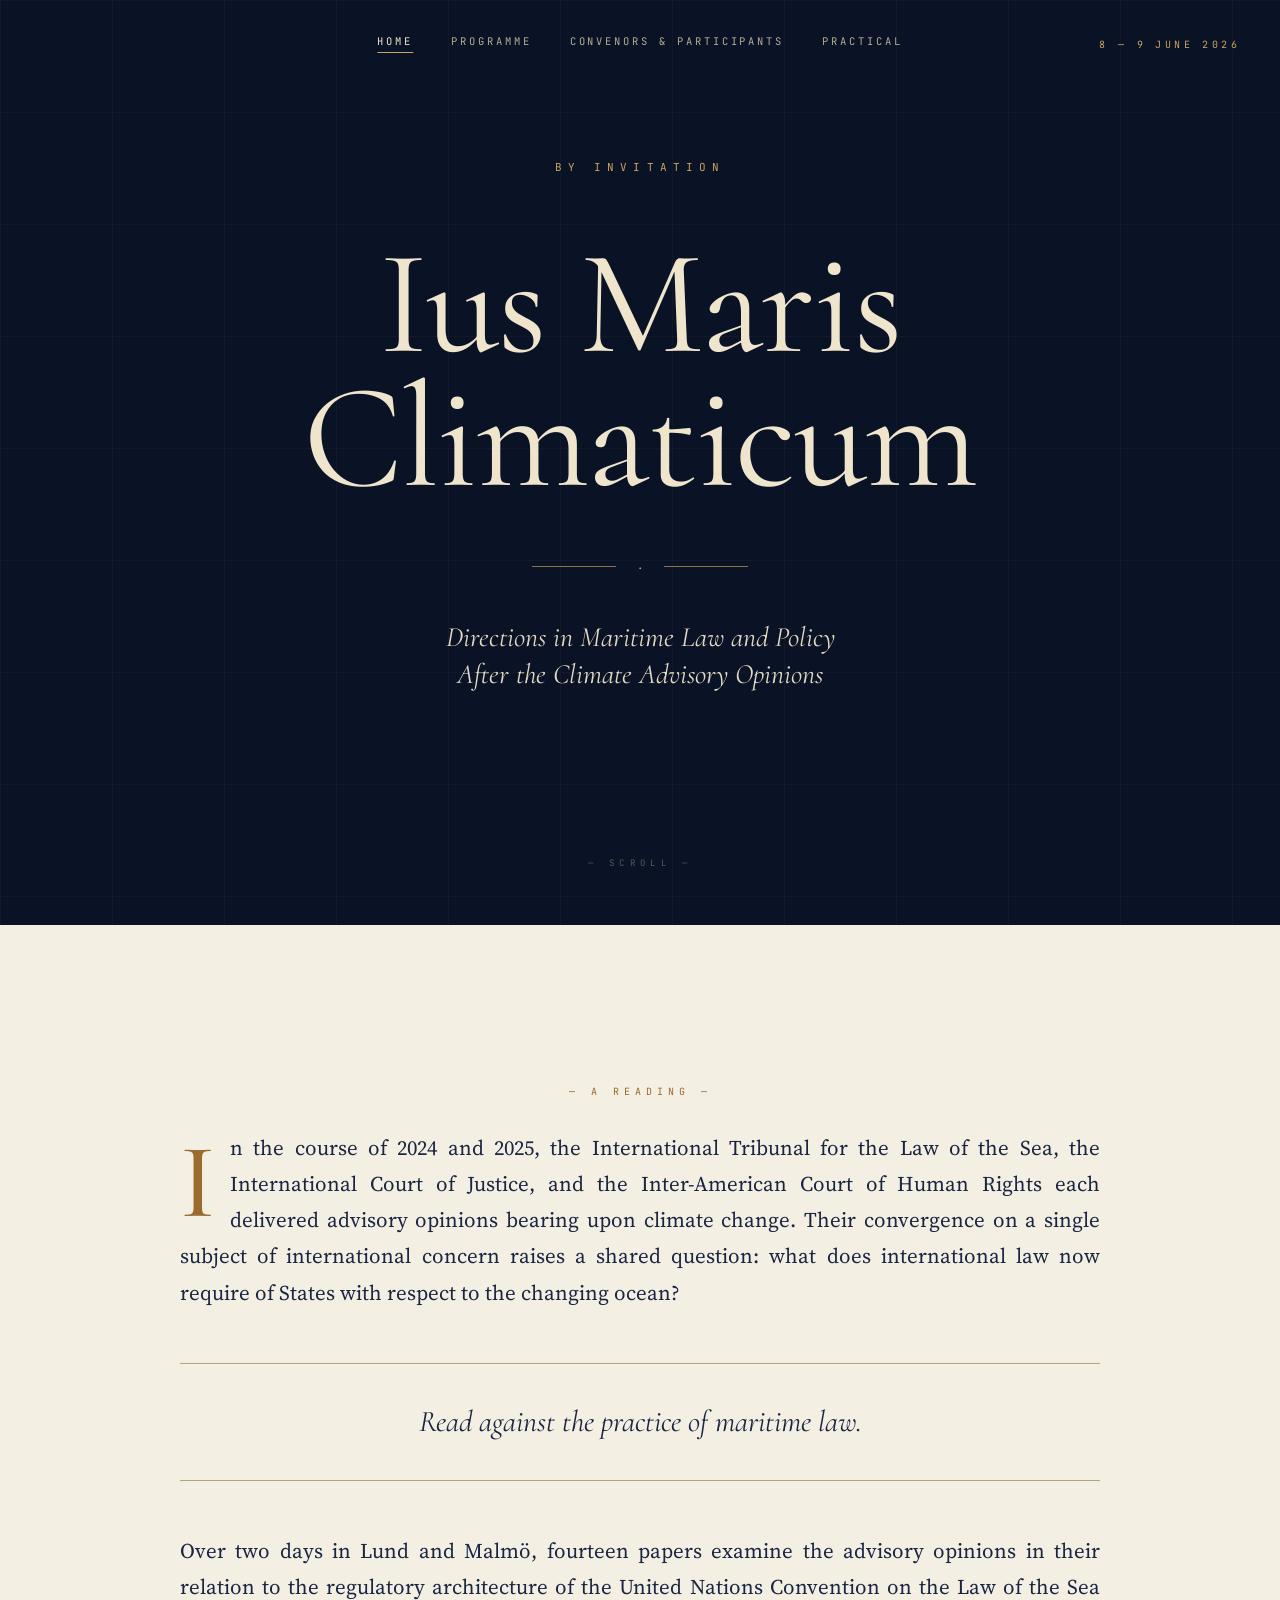
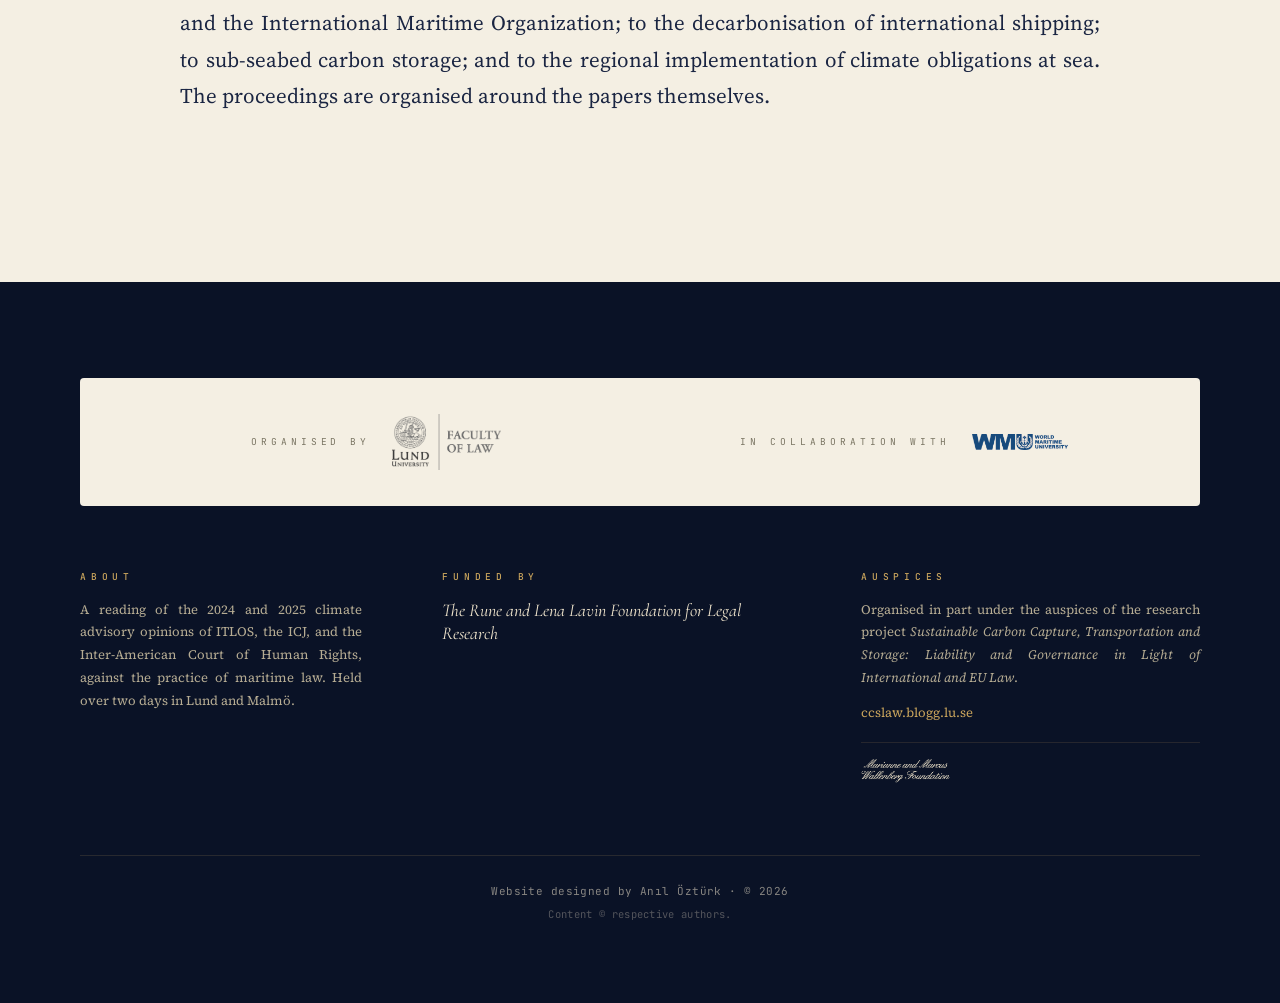
<file: index.html>
<!DOCTYPE html>
<html lang="en">
<head>
<meta charset="UTF-8">
<meta name="viewport" content="width=device-width, initial-scale=1">
<title>Ius Maris Climaticum</title>
<meta name="description" content="A closed reading of the 2024 and 2025 climate advisory opinions, against the practice of maritime law. Lund and Malmö, 8–9 June 2026.">
<link rel="preconnect" href="https://fonts.googleapis.com">
<link rel="preconnect" href="https://fonts.gstatic.com" crossorigin>
<link href="https://fonts.googleapis.com/css2?family=Cormorant:ital,wght@0,300..700;1,300..700&family=Source+Serif+4:ital,opsz,wght@0,8..60,300..700;1,8..60,300..700&family=JetBrains+Mono:wght@300;400;500&display=swap" rel="stylesheet">
<link rel="stylesheet" href="style.css">
</head>
<body>

<!-- ================ HERO ================ -->
<div class="hero-wrap">
  <div class="corner tr">8 — 9 June 2026</div>
  <nav class="nav">
    <a href="index.html" class="active">Home</a>
    <a href="programme.html">Programme</a>
    <a href="participants.html">Convenors &amp; Participants</a>
    <a href="practical.html">Practical</a>
  </nav>

  <section class="hero">
    <div class="hero-eyebrow">By Invitation</div>
    <h1 class="hero-title">Ius Maris<br>Climaticum</h1>
    <div class="hero-rule-row">
      <div class="line"></div>
      <div class="symbol">·</div>
      <div class="line"></div>
    </div>
    <div class="hero-subtitle">Directions in Maritime Law and Policy<br>After the Climate Advisory Opinions</div>
    <div class="scroll-hint">— scroll —</div>
  </section>
</div>

<!-- ================ LEDE ================ -->
<section class="body-section">
  <div class="body-inner">
    <div class="section-label">— a reading —</div>
    <div class="lede">
      <p><span class="dropcap">I</span>n the course of 2024 and 2025, the International Tribunal for the Law of the Sea, the International Court of Justice, and the Inter-American Court of Human Rights each delivered advisory opinions bearing upon climate change. Their convergence on a single subject of international concern raises a shared question: what does international law now require of States with respect to the changing ocean?</p>
      <div class="pull">Read against the practice of maritime law.</div>
      <p>Over two days in Lund and Malmö, fourteen papers examine the advisory opinions in their relation to the regulatory architecture of the United Nations Convention on the Law of the Sea and the International Maritime Organization; to the decarbonisation of international shipping; to sub-seabed carbon storage; and to the regional implementation of climate obligations at sea. The proceedings are organised around the papers themselves.</p>
    </div>
  </div>
</section>

<!-- ================ FOOTER ================ -->
<footer>
  <div class="footer-logos">
    <div class="footer-logo-cell">
      <span class="role">Organised by</span>
      <img class="logo-lu" src="assets/lu-jurfak.png" alt="Faculty of Law, Lund University">
    </div>
    <div class="footer-logo-cell right">
      <span class="role">In collaboration with</span>
      <img class="logo-wmu" src="assets/wmu-logo.png" alt="World Maritime University, Malmö">
    </div>
  </div>

  <div class="footer-grid">
    <div class="footer-col">
      <h4>About</h4>
      <p>A reading of the 2024 and 2025 climate advisory opinions of ITLOS, the ICJ, and the Inter-American Court of Human Rights, against the practice of maritime law. Held over two days in Lund and Malmö.</p>
    </div>
    <div class="footer-col">
      <h4>Funded by</h4>
      <span class="funder-name">The Rune and Lena Lavin Foundation for Legal Research</span>
    </div>
    <div class="footer-col">
      <h4>Auspices</h4>
      <p>Organised in part under the auspices of the research project <em>Sustainable Carbon Capture, Transportation and Storage: Liability and Governance in Light of International and EU Law</em>.</p>
      <a href="https://ccslaw.blogg.lu.se">ccslaw.blogg.lu.se</a>
      <div class="mmw-inline">
        <img src="assets/mmw-logo-cream.png" alt="Marianne and Marcus Wallenberg Foundation">
      </div>
    </div>
  </div>

  <div class="footer-copyright">
    <div class="fc-design">Website designed by <a href="https://aniluozturk.com" target="_blank" rel="noopener">An&#x131;l &Ouml;zt&uuml;rk</a> &middot; &copy; 2026</div>
    <div class="fc-content">Content &copy; respective authors.</div>
  </div>
</footer>

</body>
</html>
</file>
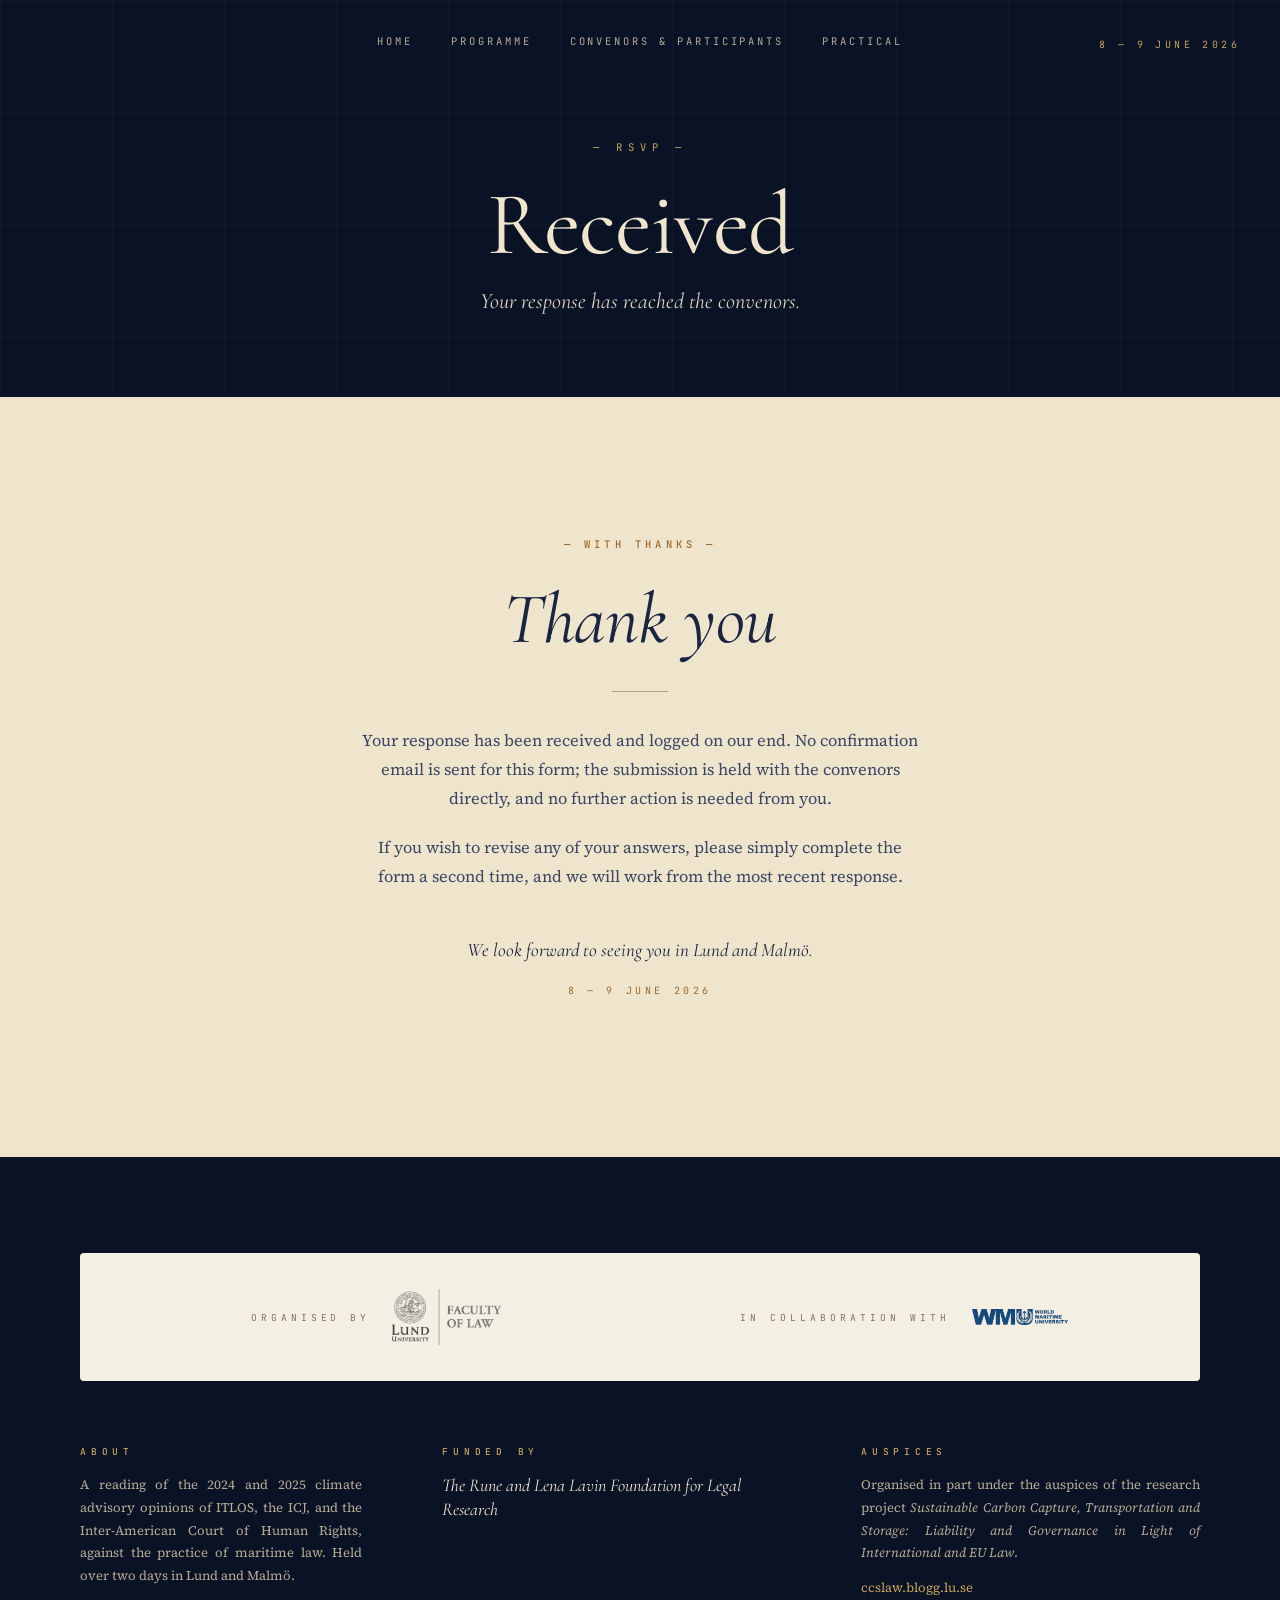
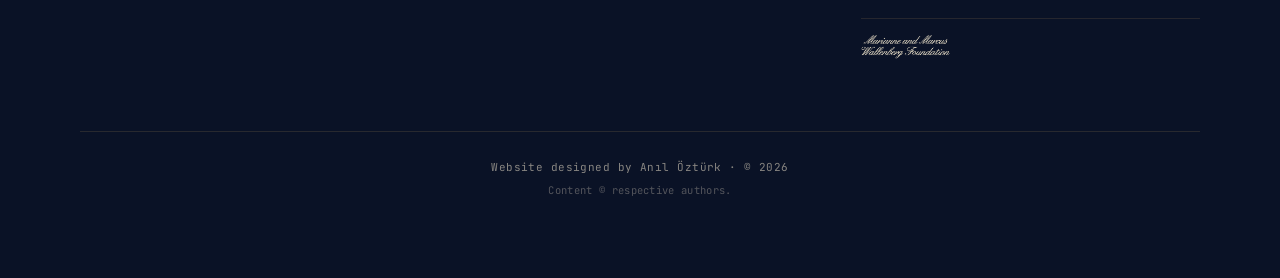
<file: imc-3e7d4b9a.html>
<!DOCTYPE html>
<html lang="en">
<head>
<meta charset="UTF-8">
<meta name="viewport" content="width=device-width, initial-scale=1">
<title>Thank you · Ius Maris Climaticum</title>
<meta name="robots" content="noindex, nofollow">
<link rel="preconnect" href="https://fonts.googleapis.com">
<link rel="preconnect" href="https://fonts.gstatic.com" crossorigin>
<link href="https://fonts.googleapis.com/css2?family=Cormorant:ital,wght@0,300..700;1,300..700&family=Source+Serif+4:ital,opsz,wght@0,8..60,300..700;1,8..60,300..700&family=JetBrains+Mono:wght@300;400;500&display=swap" rel="stylesheet">
<link rel="stylesheet" href="style.css">
<style>
  .ty-section {
    background: var(--paper-cool);
    padding: 140px 40px 160px;
    min-height: 60vh;
    display: flex;
    align-items: center;
  }
  .ty-inner {
    max-width: 560px;
    margin: 0 auto;
    text-align: center;
  }
  .ty-eyebrow {
    font-family: 'JetBrains Mono', monospace;
    font-size: 10.5px;
    letter-spacing: 0.4em;
    text-transform: uppercase;
    color: var(--accent);
    margin: 0 0 32px 0;
    font-weight: 500;
  }
  .ty-title {
    font-family: 'Cormorant', serif;
    font-style: italic;
    font-weight: 400;
    font-size: clamp(48px, 7vw, 72px);
    color: var(--ink-warm);
    margin: 0 0 36px 0;
    line-height: 1;
    letter-spacing: -0.005em;
  }
  .ty-rule {
    width: 56px;
    height: 0.5px;
    background: var(--rule);
    margin: 0 auto 36px;
  }
  .ty-body {
    font-family: 'Source Serif 4', serif;
    font-size: 16.5px;
    line-height: 1.75;
    color: var(--ink-soft);
    margin: 0 0 20px 0;
    text-wrap: pretty;
    -webkit-text-wrap: pretty;
  }
  .ty-body:last-child {
    margin-bottom: 0;
  }
  .ty-closing {
    font-family: 'Cormorant', serif;
    font-style: italic;
    font-size: 19px;
    color: var(--ink-warm);
    margin-top: 44px;
    line-height: 1.5;
  }
  .ty-meta {
    font-family: 'JetBrains Mono', monospace;
    font-size: 10px;
    letter-spacing: 0.36em;
    text-transform: uppercase;
    color: var(--accent);
    margin-top: 20px;
  }
</style>
</head>
<body>

<header class="page-header">
  <div class="corner tr">8 — 9 June 2026</div>
  <nav class="nav">
    <a href="index.html">Home</a>
    <a href="programme.html">Programme</a>
    <a href="participants.html">Convenors &amp; Participants</a>
    <a href="practical.html">Practical</a>
  </nav>
  <div class="ph-inner">
    <div class="ph-eyebrow">— RSVP —</div>
    <h1 class="ph-title">Received</h1>
    <p class="ph-sub">Your response has reached the convenors.</p>
  </div>
</header>

<section class="ty-section">
  <div class="ty-inner">
    <div class="ty-eyebrow">— With thanks —</div>
    <h2 class="ty-title">Thank you</h2>
    <div class="ty-rule"></div>
    <p class="ty-body">
      Your response has been received and logged on our end. No confirmation email is sent for this form; the submission is held with the convenors directly, and no further action is needed from you.
    </p>
    <p class="ty-body">
      If you wish to revise any of your answers, please simply complete the form a second time, and we will work from the most recent response.
    </p>
    <p class="ty-closing">
      We look forward to seeing you in Lund and Malmö.
    </p>
    <div class="ty-meta">8 — 9 June 2026</div>
  </div>
</section>

<footer>
  <div class="footer-logos">
    <div class="footer-logo-cell">
      <span class="role">Organised by</span>
      <img class="logo-lu" src="assets/lu-jurfak.png" alt="Faculty of Law, Lund University">
    </div>
    <div class="footer-logo-cell right">
      <span class="role">In collaboration with</span>
      <img class="logo-wmu" src="assets/wmu-logo.png" alt="World Maritime University, Malmö">
    </div>
  </div>

  <div class="footer-grid">
    <div class="footer-col">
      <h4>About</h4>
      <p>A reading of the 2024 and 2025 climate advisory opinions of ITLOS, the ICJ, and the Inter-American Court of Human Rights, against the practice of maritime law. Held over two days in Lund and Malmö.</p>
    </div>
    <div class="footer-col">
      <h4>Funded by</h4>
      <span class="funder-name">The Rune and Lena Lavin Foundation for Legal Research</span>
    </div>
    <div class="footer-col">
      <h4>Auspices</h4>
      <p>Organised in part under the auspices of the research project <em>Sustainable Carbon Capture, Transportation and Storage: Liability and Governance in Light of International and EU Law</em>.</p>
      <a href="https://ccslaw.blogg.lu.se">ccslaw.blogg.lu.se</a>
      <div class="mmw-inline">
        <img src="assets/mmw-logo-cream.png" alt="Marianne and Marcus Wallenberg Foundation">
      </div>
    </div>
  </div>

  <div class="footer-copyright">
    <div class="fc-design">Website designed by <a href="https://aniluozturk.com" target="_blank" rel="noopener">An&#x131;l &Ouml;zt&uuml;rk</a> &middot; &copy; 2026</div>
    <div class="fc-content">Content &copy; respective authors.</div>
  </div>
</footer>

</body>
</html>
</file>
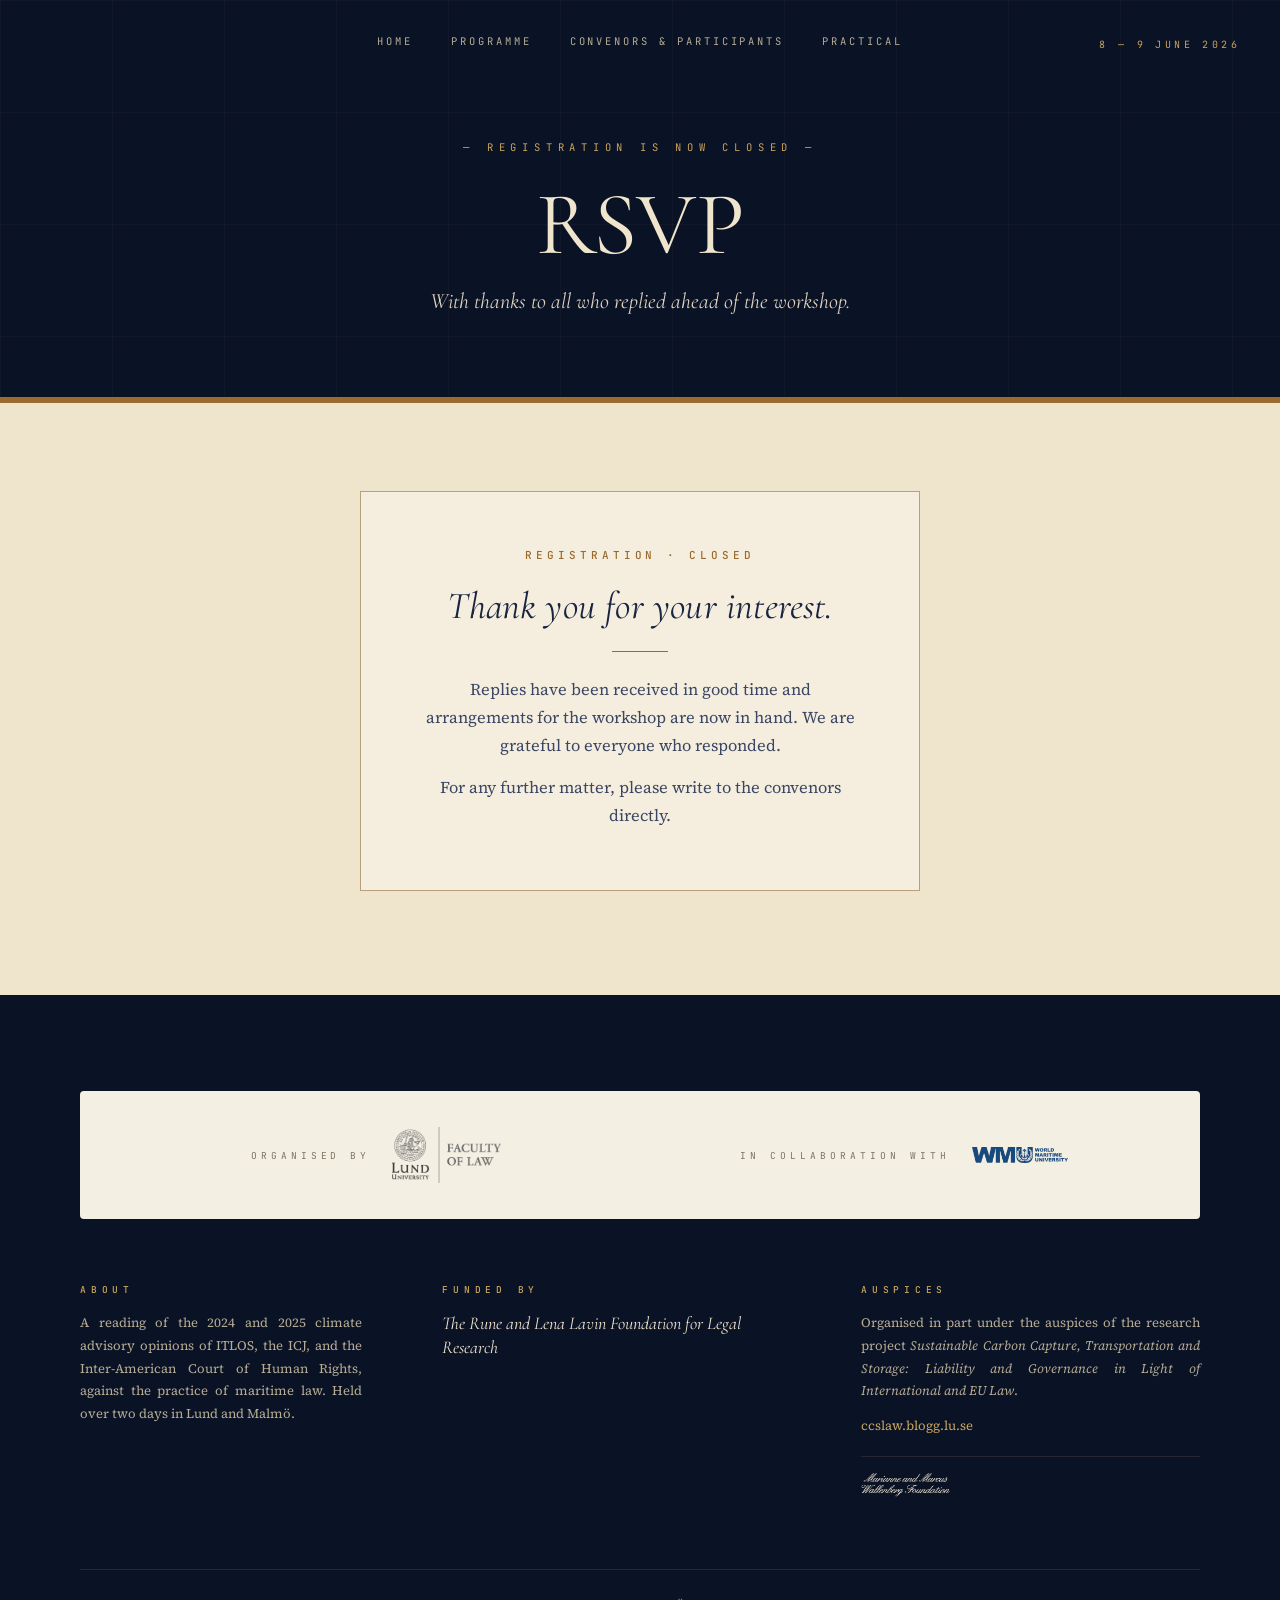
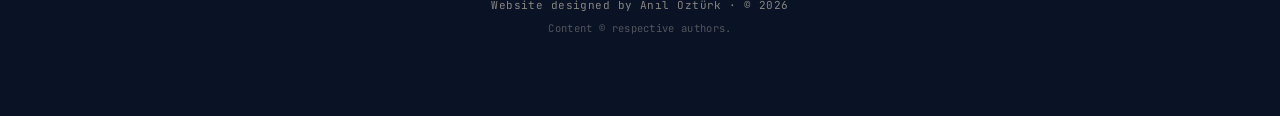
<file: imc-7a3f9b2c.html>
<!DOCTYPE html>
<html lang="en">
<head>
<meta charset="UTF-8">
<meta name="viewport" content="width=device-width, initial-scale=1">
<title>RSVP · Ius Maris Climaticum</title>
<meta name="robots" content="noindex, nofollow">
<link rel="preconnect" href="https://fonts.googleapis.com">
<link rel="preconnect" href="https://fonts.gstatic.com" crossorigin>
<link href="https://fonts.googleapis.com/css2?family=Cormorant:ital,wght@0,300..700;1,300..700&family=Source+Serif+4:ital,opsz,wght@0,8..60,300..700;1,8..60,300..700&family=JetBrains+Mono:wght@300;400;500&display=swap" rel="stylesheet">
<link rel="stylesheet" href="style.css">
<style>
  .rsvp-section {
    background: var(--paper-cool);
    padding: 64px 40px 96px;
    border-top: 6px solid #9A6A2E;
  }
  .rsvp-inner {
    max-width: 660px;
    margin: 0 auto;
  }
  .rsvp-intro {
    font-family: 'Source Serif 4', serif;
    font-size: 16.5px;
    line-height: 1.7;
    color: var(--ink-soft);
    margin: 0 0 18px 0;
    text-align: justify;
    hyphens: auto;
    -webkit-hyphens: auto;
  }
  .rsvp-intro:last-of-type {
    margin-bottom: 56px;
  }
  .rsvp-form {
    display: flex;
    flex-direction: column;
    gap: 36px;
  }
  .rsvp-form .field {
    display: flex;
    flex-direction: column;
    gap: 10px;
  }
  .rsvp-form .field-num {
    font-family: 'JetBrains Mono', monospace;
    font-size: 10px;
    letter-spacing: 0.36em;
    color: var(--accent);
    margin: 0 0 6px 0;
    font-weight: 500;
  }
  .rsvp-form .field-label {
    font-family: 'Cormorant', serif;
    font-style: italic;
    font-weight: 400;
    font-size: 21px;
    color: var(--ink-warm);
    margin: 0;
    line-height: 1.35;
    letter-spacing: 0.005em;
  }
  .rsvp-form .field-label .opt {
    font-family: 'Source Serif 4', serif;
    font-style: italic;
    font-size: 13.5px;
    color: var(--ink-soft);
    margin-left: 10px;
    letter-spacing: 0;
  }
  .rsvp-form .field-help {
    font-family: 'Source Serif 4', serif;
    font-style: italic;
    font-size: 14.5px;
    color: var(--ink-soft);
    margin: 0;
    line-height: 1.55;
  }
  .rsvp-form input[type="text"],
  .rsvp-form input[type="email"],
  .rsvp-form textarea,
  .rsvp-form select {
    background: transparent;
    border: 0;
    border-bottom: 0.5px solid var(--rule);
    padding: 12px 0;
    font-family: 'Source Serif 4', serif;
    font-size: 17px;
    color: var(--ink-warm);
    width: 100%;
    transition: border-color 0.2s;
    border-radius: 0;
    margin-top: 4px;
  }
  .rsvp-form select {
    appearance: none;
    -webkit-appearance: none;
    background-image: url("data:image/svg+xml;utf8,<svg xmlns='http://www.w3.org/2000/svg' width='12' height='8' viewBox='0 0 12 8'><path fill='none' stroke='%239A6A2E' stroke-width='1' d='M1 1l5 5 5-5'/></svg>");
    background-repeat: no-repeat;
    background-position: right 4px center;
    padding-right: 24px;
    cursor: pointer;
  }
  .rsvp-form input:focus,
  .rsvp-form textarea:focus,
  .rsvp-form select:focus {
    outline: none;
    border-bottom-color: var(--accent);
  }
  .rsvp-form textarea {
    resize: vertical;
    min-height: 64px;
  }
  .submit-row {
    margin-top: 16px;
    padding-top: 28px;
    border-top: 0.5px solid var(--rule);
    text-align: center;
  }
  .rsvp-form button {
    background: var(--ink-warm);
    color: var(--paper-cool);
    border: 0;
    padding: 18px 72px;
    cursor: pointer;
    font-family: 'JetBrains Mono', monospace;
    font-weight: 500;
    font-size: 13px;
    letter-spacing: 0.32em;
    text-transform: uppercase;
    transition: background 0.2s;
  }
  .rsvp-form button:hover {
    background: var(--accent);
  }
  @media (max-width: 640px) {
    .rsvp-section {
      padding: 48px 24px 80px;
    }
    .rsvp-form .field-label {
      font-size: 18px;
      line-height: 1.3;
    }
    .rsvp-form button {
      width: 100%;
      padding: 20px;
    }
  }

  /* Closed-state notice */
  .closed-notice {
    max-width: 560px;
    margin: 24px auto 8px;
    text-align: center;
    padding: 56px 32px 60px;
    border: 0.5px solid var(--rule);
    background: rgba(255, 255, 255, 0.35);
  }
  .closed-eyebrow {
    font-family: 'JetBrains Mono', monospace;
    font-size: 11px;
    letter-spacing: 0.36em;
    text-transform: uppercase;
    color: #9A6A2E;
    margin: 0 0 22px 0;
    font-weight: 500;
  }
  .closed-title {
    font-family: 'Cormorant', serif;
    font-style: italic;
    font-weight: 400;
    font-size: 38px;
    line-height: 1.2;
    color: var(--ink-warm);
    margin: 0 0 6px 0;
    letter-spacing: 0.005em;
  }
  .closed-rule {
    width: 56px;
    height: 0.5px;
    background: #9A6A2E;
    margin: 22px auto 24px;
    border: 0;
  }
  .closed-body {
    font-family: 'Source Serif 4', serif;
    font-size: 16.5px;
    line-height: 1.7;
    color: var(--ink-soft);
    margin: 0 auto;
    max-width: 440px;
  }
  .closed-body + .closed-body {
    margin-top: 14px;
  }
  @media (max-width: 640px) {
    .closed-notice { padding: 44px 22px 48px; }
    .closed-title { font-size: 30px; }
    .closed-body { font-size: 15.5px; }
  }
</style>
</head>
<body>

<header class="page-header">
  <div class="corner tr">8 — 9 June 2026</div>
  <nav class="nav">
    <a href="index.html">Home</a>
    <a href="programme.html">Programme</a>
    <a href="participants.html">Convenors &amp; Participants</a>
    <a href="practical.html">Practical</a>
  </nav>
  <div class="ph-inner">
    <div class="ph-eyebrow">— Registration is Now Closed —</div>
    <h1 class="ph-title">RSVP</h1>
    <p class="ph-sub">With thanks to all who replied ahead of the workshop.</p>
  </div>
</header>

<section class="rsvp-section">
  <div class="rsvp-inner">

    <div class="closed-notice">
      <div class="closed-eyebrow">Registration · Closed</div>
      <h2 class="closed-title">Thank you for your interest.</h2>
      <hr class="closed-rule">
      <p class="closed-body">Replies have been received in good time and arrangements for the workshop are now in hand. We are grateful to everyone who responded.</p>
      <p class="closed-body">For any further matter, please write to the convenors directly.</p>
    </div>

  </div>
</section>

<footer>
  <div class="footer-logos">
    <div class="footer-logo-cell">
      <span class="role">Organised by</span>
      <img class="logo-lu" src="assets/lu-jurfak.png" alt="Faculty of Law, Lund University">
    </div>
    <div class="footer-logo-cell right">
      <span class="role">In collaboration with</span>
      <img class="logo-wmu" src="assets/wmu-logo.png" alt="World Maritime University, Malmö">
    </div>
  </div>

  <div class="footer-grid">
    <div class="footer-col">
      <h4>About</h4>
      <p>A reading of the 2024 and 2025 climate advisory opinions of ITLOS, the ICJ, and the Inter-American Court of Human Rights, against the practice of maritime law. Held over two days in Lund and Malmö.</p>
    </div>
    <div class="footer-col">
      <h4>Funded by</h4>
      <span class="funder-name">The Rune and Lena Lavin Foundation for Legal Research</span>
    </div>
    <div class="footer-col">
      <h4>Auspices</h4>
      <p>Organised in part under the auspices of the research project <em>Sustainable Carbon Capture, Transportation and Storage: Liability and Governance in Light of International and EU Law</em>.</p>
      <a href="https://ccslaw.blogg.lu.se">ccslaw.blogg.lu.se</a>
      <div class="mmw-inline">
        <img src="assets/mmw-logo-cream.png" alt="Marianne and Marcus Wallenberg Foundation">
      </div>
    </div>
  </div>

  <div class="footer-copyright">
    <div class="fc-design">Website designed by <a href="https://aniluozturk.com" target="_blank" rel="noopener">An&#x131;l &Ouml;zt&uuml;rk</a> &middot; &copy; 2026</div>
    <div class="fc-content">Content &copy; respective authors.</div>
  </div>
</footer>

</body>
</html>
</file>
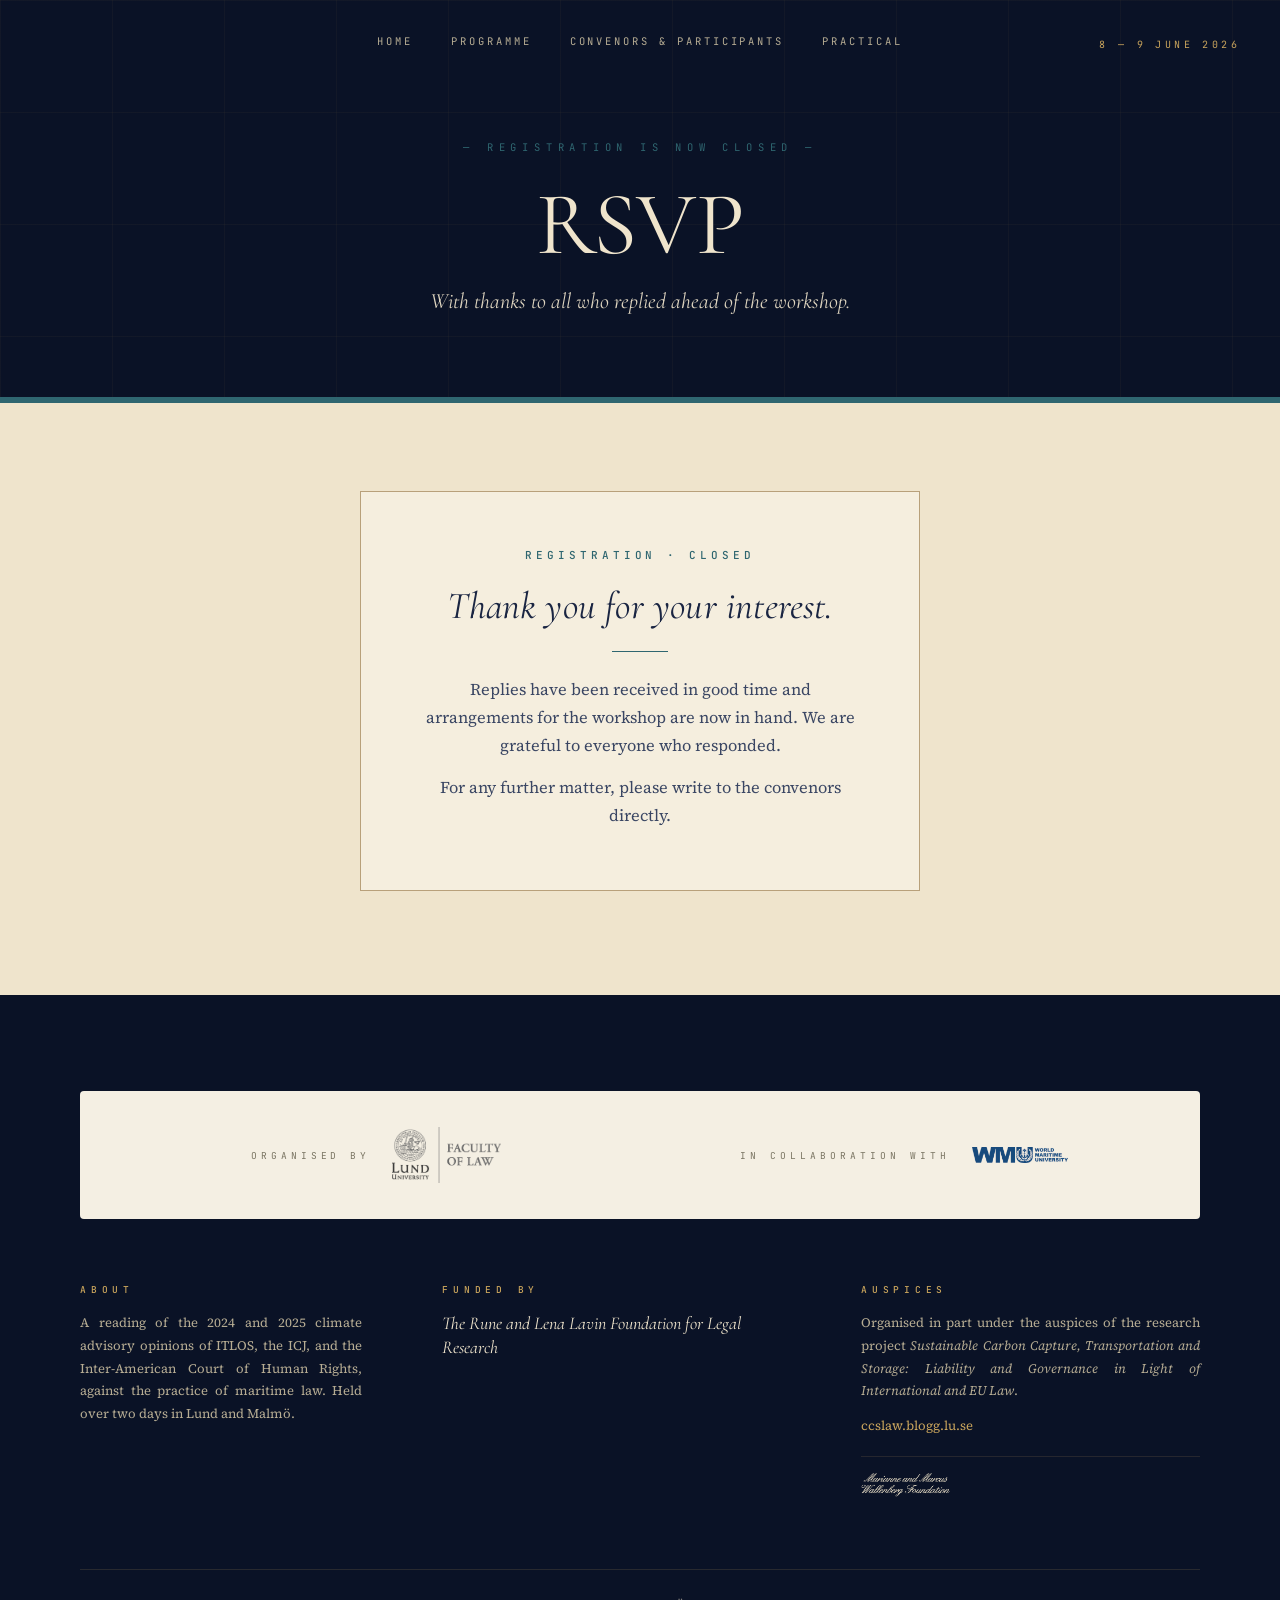
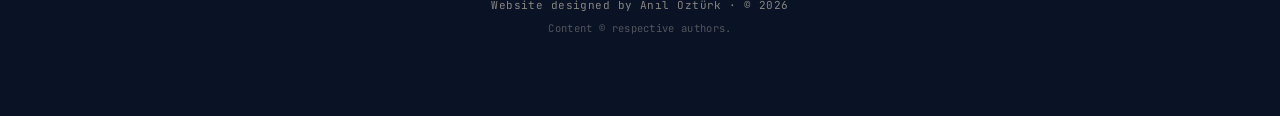
<file: imc-c8d2e1f4.html>
<!DOCTYPE html>
<html lang="en">
<head>
<meta charset="UTF-8">
<meta name="viewport" content="width=device-width, initial-scale=1">
<title>RSVP · Ius Maris Climaticum</title>
<meta name="robots" content="noindex, nofollow">
<link rel="preconnect" href="https://fonts.googleapis.com">
<link rel="preconnect" href="https://fonts.gstatic.com" crossorigin>
<link href="https://fonts.googleapis.com/css2?family=Cormorant:ital,wght@0,300..700;1,300..700&family=Source+Serif+4:ital,opsz,wght@0,8..60,300..700;1,8..60,300..700&family=JetBrains+Mono:wght@300;400;500&display=swap" rel="stylesheet">
<link rel="stylesheet" href="style.css">
<style>
  .rsvp-section {
    background: var(--paper-cool);
    padding: 64px 40px 96px;
    border-top: 6px solid #2F6670;
  }
  .notice {
    text-decoration: underline;
    text-decoration-color: #2F6670;
    text-decoration-thickness: 1.5px;
    text-underline-offset: 4px;
    font-weight: 500;
    color: var(--ink-warm);
  }
  .rsvp-inner {
    max-width: 660px;
    margin: 0 auto;
  }
  .rsvp-intro {
    font-family: 'Source Serif 4', serif;
    font-size: 16.5px;
    line-height: 1.7;
    color: var(--ink-soft);
    margin: 0 0 18px 0;
    text-align: justify;
    hyphens: auto;
    -webkit-hyphens: auto;
  }
  .rsvp-intro:last-of-type {
    margin-bottom: 56px;
  }
  .rsvp-form {
    display: flex;
    flex-direction: column;
    gap: 36px;
  }
  .rsvp-form .field {
    display: flex;
    flex-direction: column;
    gap: 10px;
  }
  .rsvp-form .field-num {
    font-family: 'JetBrains Mono', monospace;
    font-size: 10px;
    letter-spacing: 0.36em;
    color: #2F6670;
    margin: 0 0 6px 0;
    font-weight: 500;
  }
  .rsvp-form .field-label {
    font-family: 'Cormorant', serif;
    font-style: italic;
    font-weight: 400;
    font-size: 21px;
    color: var(--ink-warm);
    margin: 0;
    line-height: 1.35;
    letter-spacing: 0.005em;
  }
  .rsvp-form .field-label .opt {
    font-family: 'Source Serif 4', serif;
    font-style: italic;
    font-size: 13.5px;
    color: var(--ink-soft);
    margin-left: 10px;
    letter-spacing: 0;
  }
  .rsvp-form .field-help {
    font-family: 'Source Serif 4', serif;
    font-style: italic;
    font-size: 14.5px;
    color: var(--ink-soft);
    margin: 0;
    line-height: 1.55;
  }
  .rsvp-form input[type="text"],
  .rsvp-form input[type="email"],
  .rsvp-form textarea,
  .rsvp-form select {
    background: transparent;
    border: 0;
    border-bottom: 0.5px solid var(--rule);
    padding: 12px 0;
    font-family: 'Source Serif 4', serif;
    font-size: 17px;
    color: var(--ink-warm);
    width: 100%;
    transition: border-color 0.2s;
    border-radius: 0;
    margin-top: 4px;
  }
  .rsvp-form select {
    appearance: none;
    -webkit-appearance: none;
    background-image: url("data:image/svg+xml;utf8,<svg xmlns='http://www.w3.org/2000/svg' width='12' height='8' viewBox='0 0 12 8'><path fill='none' stroke='%232F6670' stroke-width='1' d='M1 1l5 5 5-5'/></svg>");
    background-repeat: no-repeat;
    background-position: right 4px center;
    padding-right: 24px;
    cursor: pointer;
  }
  .rsvp-form input:focus,
  .rsvp-form textarea:focus,
  .rsvp-form select:focus {
    outline: none;
    border-bottom-color: #2F6670;
  }
  .rsvp-form textarea {
    resize: vertical;
    min-height: 64px;
  }
  .submit-row {
    margin-top: 16px;
    padding-top: 28px;
    border-top: 0.5px solid var(--rule);
    text-align: center;
  }
  .rsvp-form button {
    background: var(--ink-warm);
    color: var(--paper-cool);
    border: 0;
    padding: 18px 72px;
    cursor: pointer;
    font-family: 'JetBrains Mono', monospace;
    font-weight: 500;
    font-size: 13px;
    letter-spacing: 0.32em;
    text-transform: uppercase;
    transition: background 0.2s;
  }
  .rsvp-form button:hover {
    background: #2F6670;
  }
  @media (max-width: 640px) {
    .rsvp-section {
      padding: 48px 24px 80px;
    }
    .rsvp-form .field-label {
      font-size: 18px;
      line-height: 1.3;
    }
    .rsvp-form button {
      width: 100%;
      padding: 20px;
    }
  }

  /* Closed-state notice */
  .closed-notice {
    max-width: 560px;
    margin: 24px auto 8px;
    text-align: center;
    padding: 56px 32px 60px;
    border: 0.5px solid var(--rule);
    background: rgba(255, 255, 255, 0.35);
  }
  .closed-eyebrow {
    font-family: 'JetBrains Mono', monospace;
    font-size: 11px;
    letter-spacing: 0.36em;
    text-transform: uppercase;
    color: #2F6670;
    margin: 0 0 22px 0;
    font-weight: 500;
  }
  .closed-title {
    font-family: 'Cormorant', serif;
    font-style: italic;
    font-weight: 400;
    font-size: 38px;
    line-height: 1.2;
    color: var(--ink-warm);
    margin: 0 0 6px 0;
    letter-spacing: 0.005em;
  }
  .closed-rule {
    width: 56px;
    height: 0.5px;
    background: #2F6670;
    margin: 22px auto 24px;
    border: 0;
  }
  .closed-body {
    font-family: 'Source Serif 4', serif;
    font-size: 16.5px;
    line-height: 1.7;
    color: var(--ink-soft);
    margin: 0 auto;
    max-width: 440px;
  }
  .closed-body + .closed-body {
    margin-top: 14px;
  }
  @media (max-width: 640px) {
    .closed-notice { padding: 44px 22px 48px; }
    .closed-title { font-size: 30px; }
    .closed-body { font-size: 15.5px; }
  }
</style>
</head>
<body>

<header class="page-header">
  <div class="corner tr">8 — 9 June 2026</div>
  <nav class="nav">
    <a href="index.html">Home</a>
    <a href="programme.html">Programme</a>
    <a href="participants.html">Convenors &amp; Participants</a>
    <a href="practical.html">Practical</a>
  </nav>
  <div class="ph-inner">
    <div class="ph-eyebrow" style="color: #2F6670;">— Registration is Now Closed —</div>
    <h1 class="ph-title">RSVP</h1>
    <p class="ph-sub">With thanks to all who replied ahead of the workshop.</p>
  </div>
</header>

<section class="rsvp-section">
  <div class="rsvp-inner">

    <div class="closed-notice">
      <div class="closed-eyebrow">Registration · Closed</div>
      <h2 class="closed-title">Thank you for your interest.</h2>
      <hr class="closed-rule">
      <p class="closed-body">Replies have been received in good time and arrangements for the workshop are now in hand. We are grateful to everyone who responded.</p>
      <p class="closed-body">For any further matter, please write to the convenors directly.</p>
    </div>

  </div>
</section>

<footer>
  <div class="footer-logos">
    <div class="footer-logo-cell">
      <span class="role">Organised by</span>
      <img class="logo-lu" src="assets/lu-jurfak.png" alt="Faculty of Law, Lund University">
    </div>
    <div class="footer-logo-cell right">
      <span class="role">In collaboration with</span>
      <img class="logo-wmu" src="assets/wmu-logo.png" alt="World Maritime University, Malmö">
    </div>
  </div>

  <div class="footer-grid">
    <div class="footer-col">
      <h4>About</h4>
      <p>A reading of the 2024 and 2025 climate advisory opinions of ITLOS, the ICJ, and the Inter-American Court of Human Rights, against the practice of maritime law. Held over two days in Lund and Malmö.</p>
    </div>
    <div class="footer-col">
      <h4>Funded by</h4>
      <span class="funder-name">The Rune and Lena Lavin Foundation for Legal Research</span>
    </div>
    <div class="footer-col">
      <h4>Auspices</h4>
      <p>Organised in part under the auspices of the research project <em>Sustainable Carbon Capture, Transportation and Storage: Liability and Governance in Light of International and EU Law</em>.</p>
      <a href="https://ccslaw.blogg.lu.se">ccslaw.blogg.lu.se</a>
      <div class="mmw-inline">
        <img src="assets/mmw-logo-cream.png" alt="Marianne and Marcus Wallenberg Foundation">
      </div>
    </div>
  </div>

  <div class="footer-copyright">
    <div class="fc-design">Website designed by <a href="https://aniluozturk.com" target="_blank" rel="noopener">An&#x131;l &Ouml;zt&uuml;rk</a> &middot; &copy; 2026</div>
    <div class="fc-content">Content &copy; respective authors.</div>
  </div>
</footer>

</body>
</html>
</file>
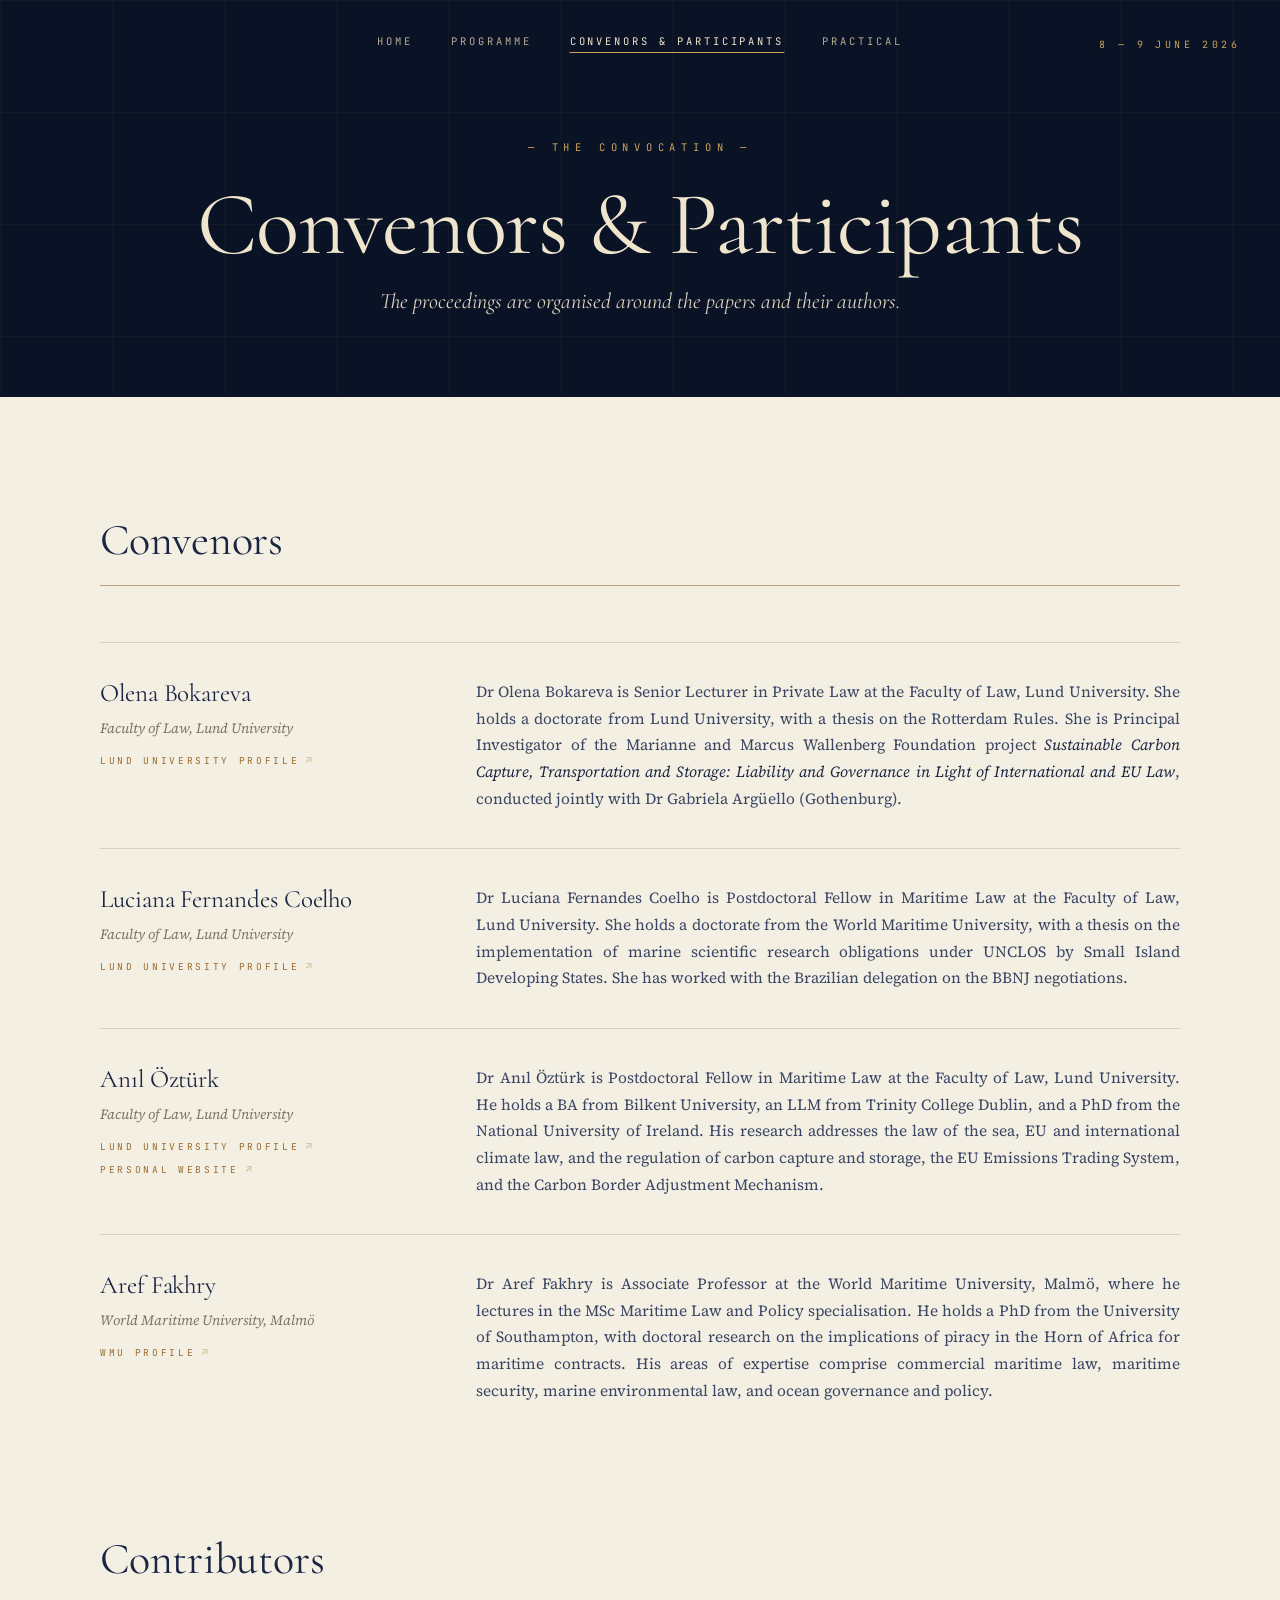
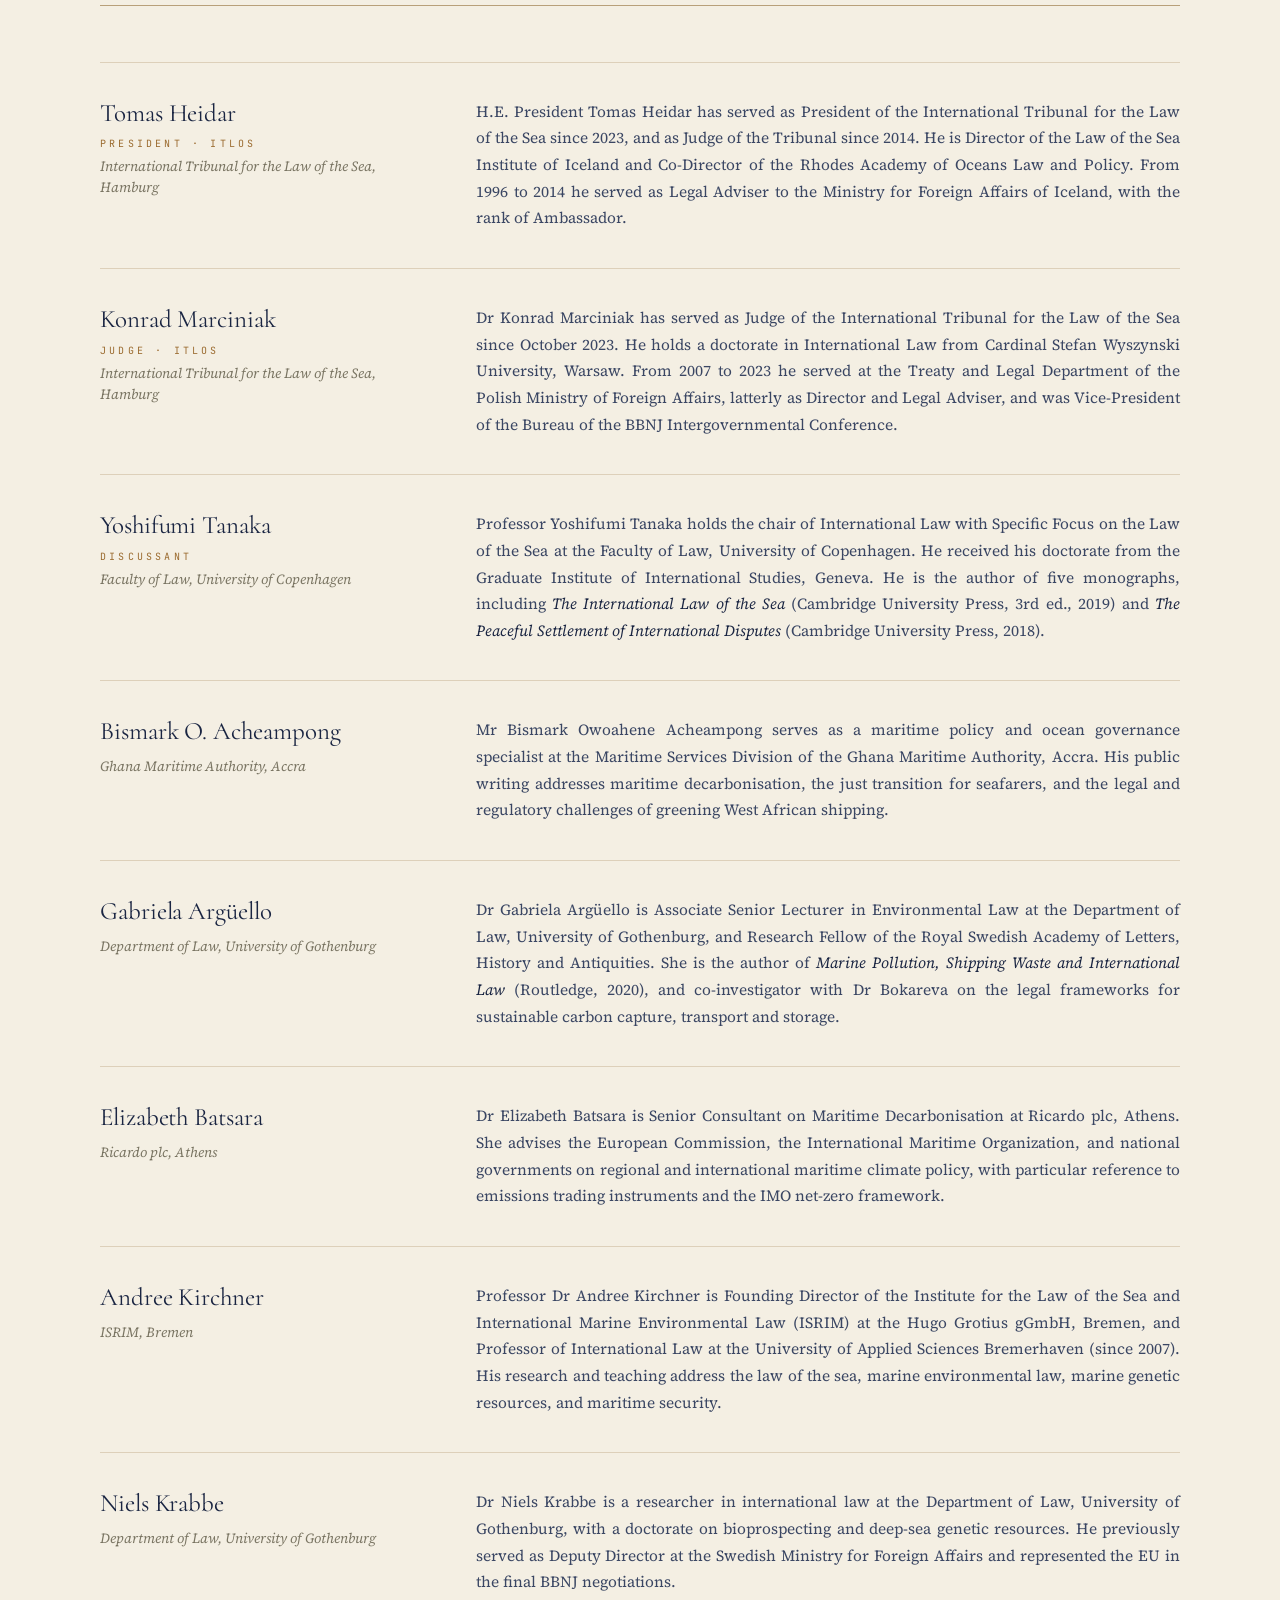
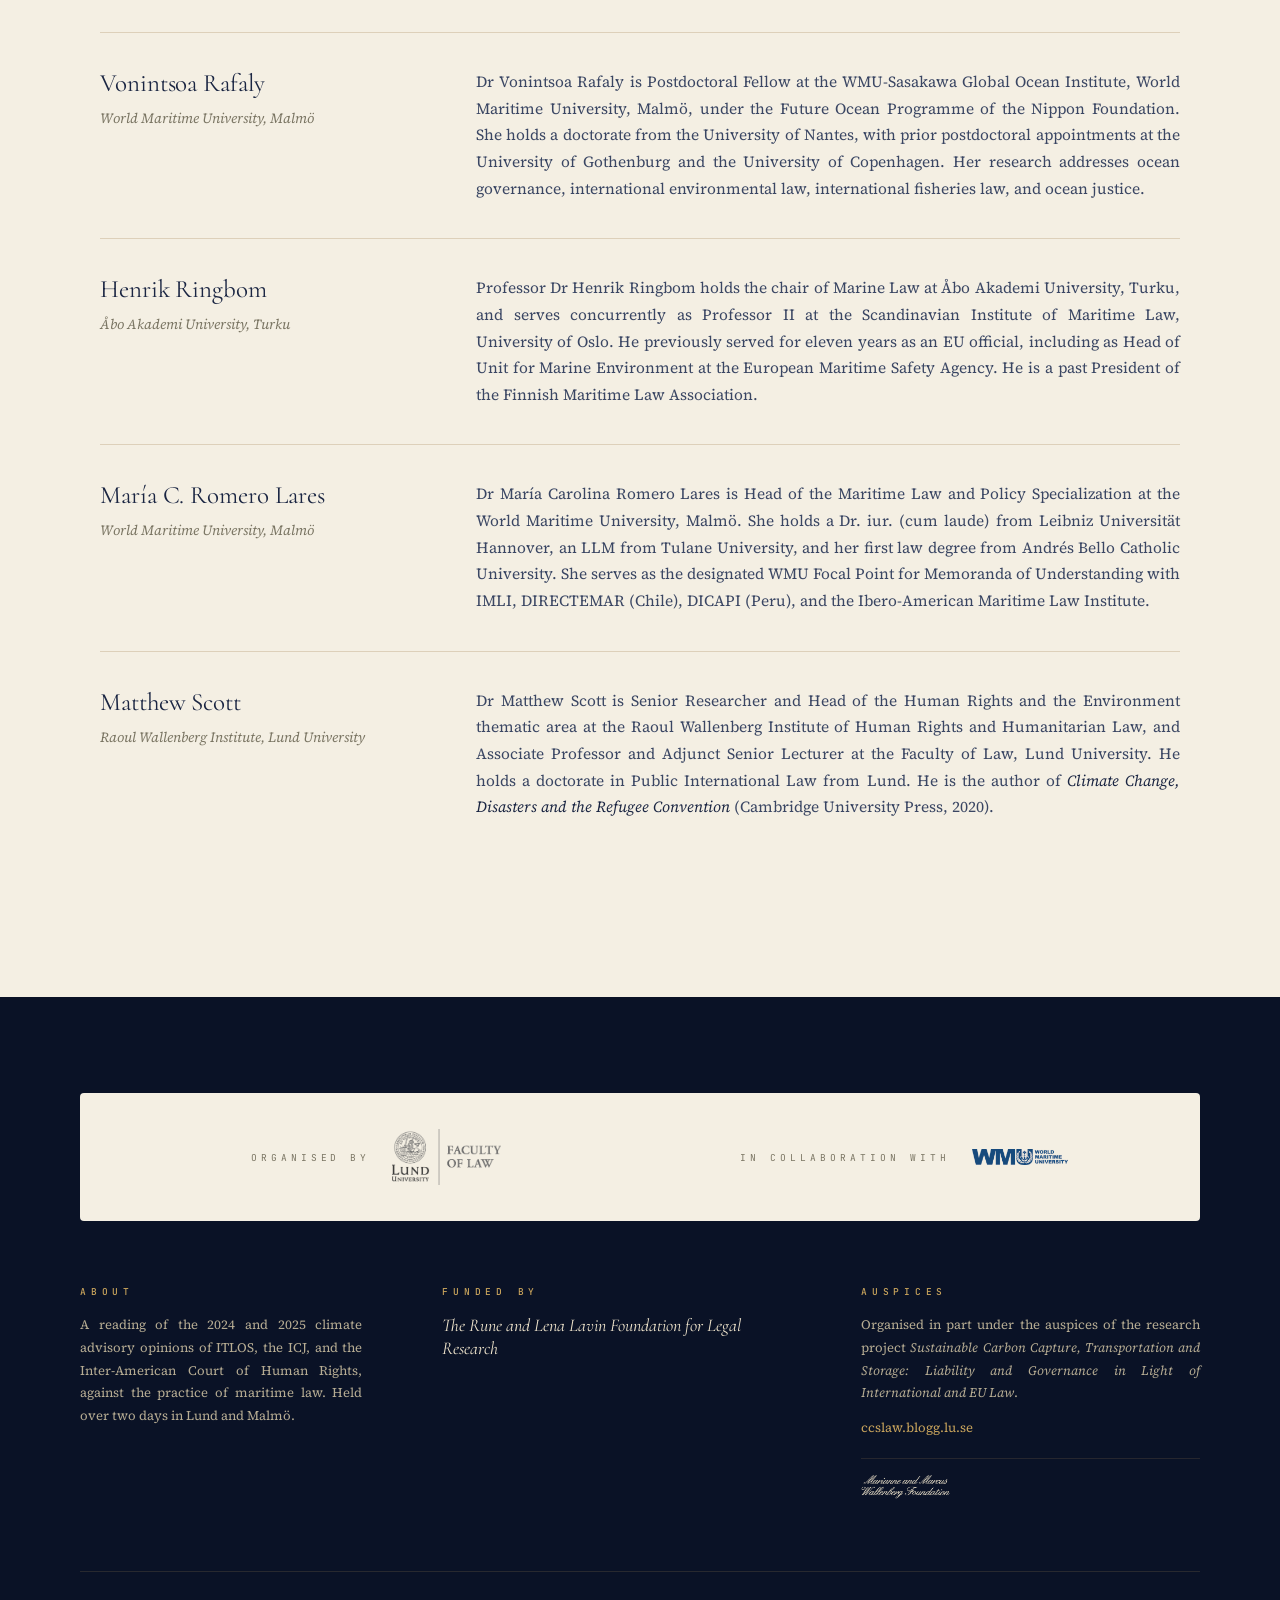
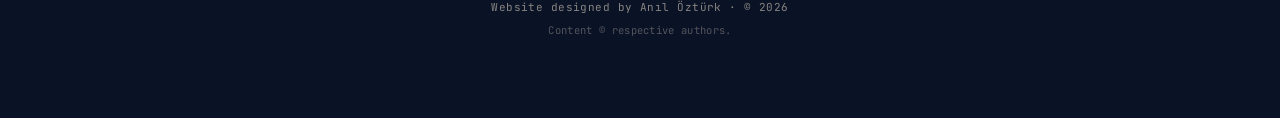
<file: participants.html>
<!DOCTYPE html>
<html lang="en">
<head>
<meta charset="UTF-8">
<meta name="viewport" content="width=device-width, initial-scale=1">
<title>Convenors &amp; Participants · Ius Maris Climaticum</title>
<meta name="description" content="The convenors and participants of Ius Maris Climaticum, 8–9 June 2026.">
<link rel="preconnect" href="https://fonts.googleapis.com">
<link rel="preconnect" href="https://fonts.gstatic.com" crossorigin>
<link href="https://fonts.googleapis.com/css2?family=Cormorant:ital,wght@0,300..700;1,300..700&family=Source+Serif+4:ital,opsz,wght@0,8..60,300..700;1,8..60,300..700&family=JetBrains+Mono:wght@300;400;500&display=swap" rel="stylesheet">
<link rel="stylesheet" href="style.css">
</head>
<body>

<!-- ================ PAGE HEADER (dark) ================ -->
<header class="page-header">
  <div class="corner tr">8 — 9 June 2026</div>
  <nav class="nav">
    <a href="index.html">Home</a>
    <a href="programme.html">Programme</a>
    <a href="participants.html" class="active">Convenors &amp; Participants</a>
    <a href="practical.html">Practical</a>
  </nav>
  <div class="ph-inner">
    <div class="ph-eyebrow">— The Convocation —</div>
    <h1 class="ph-title">Convenors &amp; Participants</h1>
    <p class="ph-sub">The proceedings are organised around the papers and their authors.</p>
  </div>
</header>

<!-- ================ PEOPLE ================ -->
<section class="people-section">
  <div class="people-inner">

    <!-- ============================== CONVENORS ============================== -->
    <div class="people-group">
      <div class="group-head">
        <div class="group-title">Convenors</div>
      </div>

      <div class="bio">
        <div class="bio-side">
          <div class="bio-name">Olena Bokareva</div>
          <div class="bio-affil">Faculty of Law, Lund University</div>
          <div class="bio-links">
            <a href="https://www.law.lu.se/olena-bokareva" target="_blank" rel="noopener">Lund University profile <span class="arr">&#8599;</span></a>
          </div>
        </div>
        <div class="bio-text">Dr Olena Bokareva is Senior Lecturer in Private Law at the Faculty of Law, Lund University. She holds a doctorate from Lund University, with a thesis on the Rotterdam Rules. She is Principal Investigator of the Marianne and Marcus Wallenberg Foundation project <em>Sustainable Carbon Capture, Transportation and Storage: Liability and Governance in Light of International and EU Law</em>, conducted jointly with Dr Gabriela Argüello (Gothenburg).</div>
      </div>

      <div class="bio">
        <div class="bio-side">
          <div class="bio-name">Luciana Fernandes Coelho</div>
          <div class="bio-affil">Faculty of Law, Lund University</div>
          <div class="bio-links">
            <a href="https://www.law.lu.se/luciana-fernandes-coelho" target="_blank" rel="noopener">Lund University profile <span class="arr">&#8599;</span></a>
          </div>
        </div>
        <div class="bio-text">Dr Luciana Fernandes Coelho is Postdoctoral Fellow in Maritime Law at the Faculty of Law, Lund University. She holds a doctorate from the World Maritime University, with a thesis on the implementation of marine scientific research obligations under UNCLOS by Small Island Developing States. She has worked with the Brazilian delegation on the BBNJ negotiations.</div>
      </div>

      <div class="bio">
        <div class="bio-side">
          <div class="bio-name">Anıl Öztürk</div>
          <div class="bio-affil">Faculty of Law, Lund University</div>
          <div class="bio-links">
            <a href="https://www.law.lu.se/anil-ozturk" target="_blank" rel="noopener">Lund University profile <span class="arr">&#8599;</span></a>
            <a href="https://aniluozturk.com" target="_blank" rel="noopener">Personal website <span class="arr">&#8599;</span></a>
          </div>
        </div>
        <div class="bio-text">Dr Anıl Öztürk is Postdoctoral Fellow in Maritime Law at the Faculty of Law, Lund University. He holds a BA from Bilkent University, an LLM from Trinity College Dublin, and a PhD from the National University of Ireland. His research addresses the law of the sea, EU and international climate law, and the regulation of carbon capture and storage, the EU Emissions Trading System, and the Carbon Border Adjustment Mechanism.</div>
      </div>

      <div class="bio">
        <div class="bio-side">
          <div class="bio-name">Aref Fakhry</div>
          <div class="bio-affil">World Maritime University, Malmö</div>
          <div class="bio-links">
            <a href="https://www.wmu.se/people/aref-fakhry" target="_blank" rel="noopener">WMU profile <span class="arr">&#8599;</span></a>
          </div>
        </div>
        <div class="bio-text">Dr Aref Fakhry is Associate Professor at the World Maritime University, Malmö, where he lectures in the MSc Maritime Law and Policy specialisation. He holds a PhD from the University of Southampton, with doctoral research on the implications of piracy in the Horn of Africa for maritime contracts. His areas of expertise comprise commercial maritime law, maritime security, marine environmental law, and ocean governance and policy.</div>
      </div>
    </div>

    <!-- ============================== CONTRIBUTORS ============================== -->
    <div class="people-group">
      <div class="group-head">
        <div class="group-title">Contributors</div>
      </div>

      <div class="bio">
        <div class="bio-side">
          <div class="bio-name">Tomas Heidar</div>
          <span class="bio-role">President · ITLOS</span>
          <div class="bio-affil">International Tribunal for the Law of the Sea, Hamburg</div>
        </div>
        <div class="bio-text">H.E. President Tomas Heidar has served as President of the International Tribunal for the Law of the Sea since 2023, and as Judge of the Tribunal since 2014. He is Director of the Law of the Sea Institute of Iceland and Co-Director of the Rhodes Academy of Oceans Law and Policy. From 1996 to 2014 he served as Legal Adviser to the Ministry for Foreign Affairs of Iceland, with the rank of Ambassador.</div>
      </div>

      <div class="bio">
        <div class="bio-side">
          <div class="bio-name">Konrad Marciniak</div>
          <span class="bio-role">Judge · ITLOS</span>
          <div class="bio-affil">International Tribunal for the Law of the Sea, Hamburg</div>
        </div>
        <div class="bio-text">Dr Konrad Marciniak has served as Judge of the International Tribunal for the Law of the Sea since October 2023. He holds a doctorate in International Law from Cardinal Stefan Wyszynski University, Warsaw. From 2007 to 2023 he served at the Treaty and Legal Department of the Polish Ministry of Foreign Affairs, latterly as Director and Legal Adviser, and was Vice-President of the Bureau of the BBNJ Intergovernmental Conference.</div>
      </div>

      <div class="bio">
        <div class="bio-side">
          <div class="bio-name">Yoshifumi Tanaka</div>
          <span class="bio-role">Discussant</span>
          <div class="bio-affil">Faculty of Law, University of Copenhagen</div>
        </div>
        <div class="bio-text">Professor Yoshifumi Tanaka holds the chair of International Law with Specific Focus on the Law of the Sea at the Faculty of Law, University of Copenhagen. He received his doctorate from the Graduate Institute of International Studies, Geneva. He is the author of five monographs, including <em>The International Law of the Sea</em> (Cambridge University Press, 3rd ed., 2019) and <em>The Peaceful Settlement of International Disputes</em> (Cambridge University Press, 2018).</div>
      </div>

      <div class="bio">
        <div class="bio-side">
          <div class="bio-name">Bismark O. Acheampong</div>
          <div class="bio-affil">Ghana Maritime Authority, Accra</div>
        </div>
        <div class="bio-text">Mr Bismark Owoahene Acheampong serves as a maritime policy and ocean governance specialist at the Maritime Services Division of the Ghana Maritime Authority, Accra. His public writing addresses maritime decarbonisation, the just transition for seafarers, and the legal and regulatory challenges of greening West African shipping.</div>
      </div>

      <div class="bio">
        <div class="bio-side">
          <div class="bio-name">Gabriela Argüello</div>
          <div class="bio-affil">Department of Law, University of Gothenburg</div>
        </div>
        <div class="bio-text">Dr Gabriela Argüello is Associate Senior Lecturer in Environmental Law at the Department of Law, University of Gothenburg, and Research Fellow of the Royal Swedish Academy of Letters, History and Antiquities. She is the author of <em>Marine Pollution, Shipping Waste and International Law</em> (Routledge, 2020), and co-investigator with Dr Bokareva on the legal frameworks for sustainable carbon capture, transport and storage.</div>
      </div>

      <div class="bio">
        <div class="bio-side">
          <div class="bio-name">Elizabeth Batsara</div>
          <div class="bio-affil">Ricardo plc, Athens</div>
        </div>
        <div class="bio-text">Dr Elizabeth Batsara is Senior Consultant on Maritime Decarbonisation at Ricardo plc, Athens. She advises the European Commission, the International Maritime Organization, and national governments on regional and international maritime climate policy, with particular reference to emissions trading instruments and the IMO net-zero framework.</div>
      </div>

      <div class="bio">
        <div class="bio-side">
          <div class="bio-name">Andree Kirchner</div>
          <div class="bio-affil">ISRIM, Bremen</div>
        </div>
        <div class="bio-text">Professor Dr Andree Kirchner is Founding Director of the Institute for the Law of the Sea and International Marine Environmental Law (ISRIM) at the Hugo Grotius gGmbH, Bremen, and Professor of International Law at the University of Applied Sciences Bremerhaven (since 2007). His research and teaching address the law of the sea, marine environmental law, marine genetic resources, and maritime security.</div>
      </div>

      <div class="bio">
        <div class="bio-side">
          <div class="bio-name">Niels Krabbe</div>
          <div class="bio-affil">Department of Law, University of Gothenburg</div>
        </div>
        <div class="bio-text">Dr Niels Krabbe is a researcher in international law at the Department of Law, University of Gothenburg, with a doctorate on bioprospecting and deep-sea genetic resources. He previously served as Deputy Director at the Swedish Ministry for Foreign Affairs and represented the EU in the final BBNJ negotiations.</div>
      </div>

      <div class="bio">
        <div class="bio-side">
          <div class="bio-name">Vonintsoa Rafaly</div>
          <div class="bio-affil">World Maritime University, Malmö</div>
        </div>
        <div class="bio-text">Dr Vonintsoa Rafaly is Postdoctoral Fellow at the WMU-Sasakawa Global Ocean Institute, World Maritime University, Malmö, under the Future Ocean Programme of the Nippon Foundation. She holds a doctorate from the University of Nantes, with prior postdoctoral appointments at the University of Gothenburg and the University of Copenhagen. Her research addresses ocean governance, international environmental law, international fisheries law, and ocean justice.</div>
      </div>

      <div class="bio">
        <div class="bio-side">
          <div class="bio-name">Henrik Ringbom</div>
          <div class="bio-affil">Åbo Akademi University, Turku</div>
        </div>
        <div class="bio-text">Professor Dr Henrik Ringbom holds the chair of Marine Law at Åbo Akademi University, Turku, and serves concurrently as Professor II at the Scandinavian Institute of Maritime Law, University of Oslo. He previously served for eleven years as an EU official, including as Head of Unit for Marine Environment at the European Maritime Safety Agency. He is a past President of the Finnish Maritime Law Association.</div>
      </div>

      <div class="bio">
        <div class="bio-side">
          <div class="bio-name">María C. Romero Lares</div>
          <div class="bio-affil">World Maritime University, Malmö</div>
        </div>
        <div class="bio-text">Dr María Carolina Romero Lares is Head of the Maritime Law and Policy Specialization at the World Maritime University, Malmö. She holds a Dr. iur. (cum laude) from Leibniz Universität Hannover, an LLM from Tulane University, and her first law degree from Andrés Bello Catholic University. She serves as the designated WMU Focal Point for Memoranda of Understanding with IMLI, DIRECTEMAR (Chile), DICAPI (Peru), and the Ibero-American Maritime Law Institute.</div>
      </div>

      <div class="bio">
        <div class="bio-side">
          <div class="bio-name">Matthew Scott</div>
          <div class="bio-affil">Raoul Wallenberg Institute, Lund University</div>
        </div>
        <div class="bio-text">Dr Matthew Scott is Senior Researcher and Head of the Human Rights and the Environment thematic area at the Raoul Wallenberg Institute of Human Rights and Humanitarian Law, and Associate Professor and Adjunct Senior Lecturer at the Faculty of Law, Lund University. He holds a doctorate in Public International Law from Lund. He is the author of <em>Climate Change, Disasters and the Refugee Convention</em> (Cambridge University Press, 2020).</div>
      </div>
    </div>

  </div>
</section>

<!-- ================ FOOTER ================ -->
<footer>
  <div class="footer-logos">
    <div class="footer-logo-cell">
      <span class="role">Organised by</span>
      <img class="logo-lu" src="assets/lu-jurfak.png" alt="Faculty of Law, Lund University">
    </div>
    <div class="footer-logo-cell right">
      <span class="role">In collaboration with</span>
      <img class="logo-wmu" src="assets/wmu-logo.png" alt="World Maritime University, Malmö">
    </div>
  </div>

  <div class="footer-grid">
    <div class="footer-col">
      <h4>About</h4>
      <p>A reading of the 2024 and 2025 climate advisory opinions of ITLOS, the ICJ, and the Inter-American Court of Human Rights, against the practice of maritime law. Held over two days in Lund and Malmö.</p>
    </div>
    <div class="footer-col">
      <h4>Funded by</h4>
      <span class="funder-name">The Rune and Lena Lavin Foundation for Legal Research</span>
    </div>
    <div class="footer-col">
      <h4>Auspices</h4>
      <p>Organised in part under the auspices of the research project <em>Sustainable Carbon Capture, Transportation and Storage: Liability and Governance in Light of International and EU Law</em>.</p>
      <a href="https://ccslaw.blogg.lu.se">ccslaw.blogg.lu.se</a>
      <div class="mmw-inline">
        <img src="assets/mmw-logo-cream.png" alt="Marianne and Marcus Wallenberg Foundation">
      </div>
    </div>
  </div>

  <div class="footer-copyright">
    <div class="fc-design">Website designed by <a href="https://aniluozturk.com" target="_blank" rel="noopener">An&#x131;l &Ouml;zt&uuml;rk</a> &middot; &copy; 2026</div>
    <div class="fc-content">Content &copy; respective authors.</div>
  </div>
</footer>

</body>
</html>
</file>
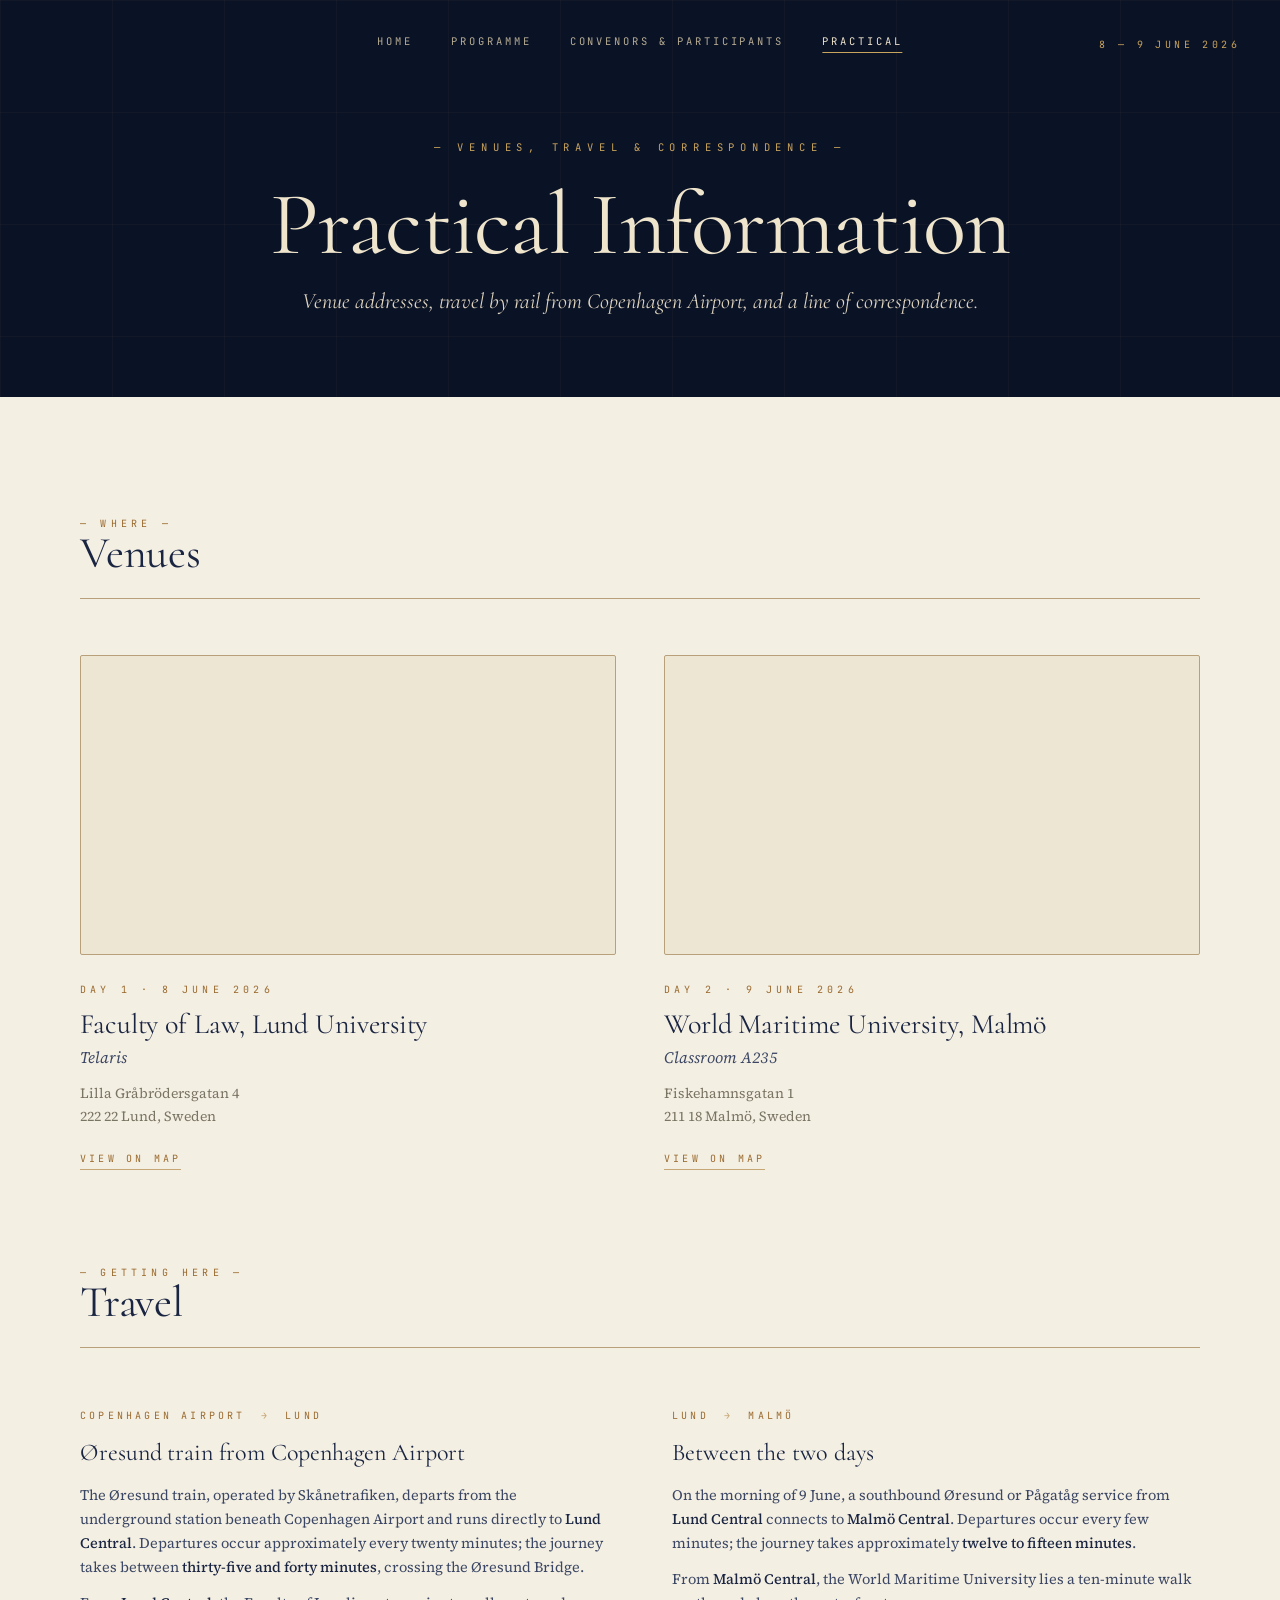
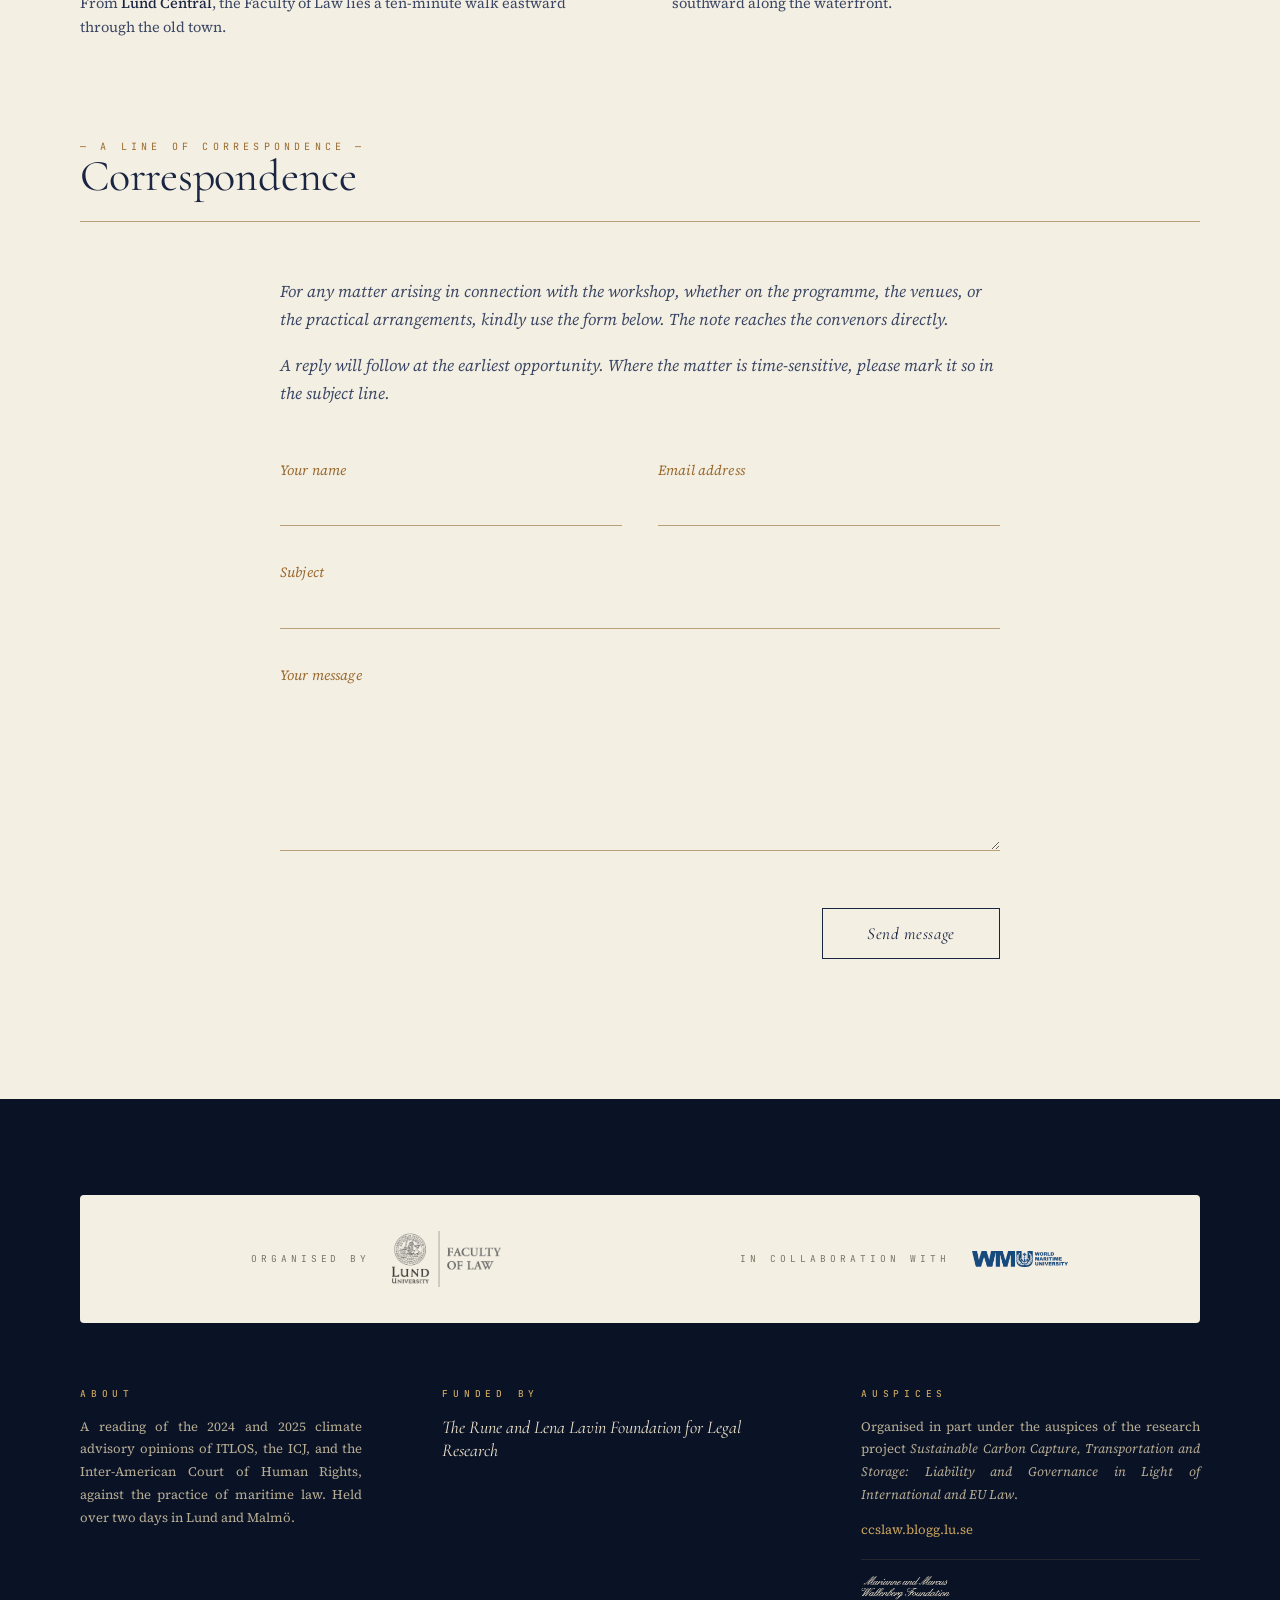
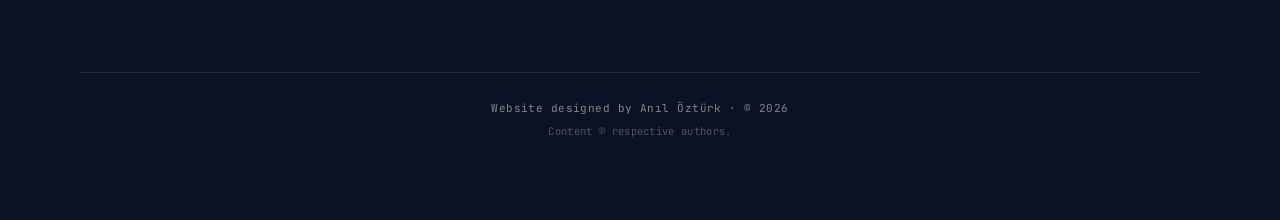
<file: practical.html>
<!DOCTYPE html>
<html lang="en">
<head>
<meta charset="UTF-8">
<meta name="viewport" content="width=device-width, initial-scale=1">
<title>Practical · Ius Maris Climaticum</title>
<meta name="description" content="Venues for Ius Maris Climaticum: Faculty of Law, Lund University (Day I); World Maritime University, Malmö (Day II).">
<link rel="preconnect" href="https://fonts.googleapis.com">
<link rel="preconnect" href="https://fonts.gstatic.com" crossorigin>
<link href="https://fonts.googleapis.com/css2?family=Cormorant:ital,wght@0,300..700;1,300..700&family=Source+Serif+4:ital,opsz,wght@0,8..60,300..700;1,8..60,300..700&family=JetBrains+Mono:wght@300;400;500&display=swap" rel="stylesheet">
<link rel="stylesheet" href="style.css">
</head>
<body>

<!-- ================ PAGE HEADER (dark) ================ -->
<header class="page-header">
  <div class="corner tr">8 — 9 June 2026</div>
  <nav class="nav">
    <a href="index.html">Home</a>
    <a href="programme.html">Programme</a>
    <a href="participants.html">Convenors &amp; Participants</a>
    <a href="practical.html" class="active">Practical</a>
  </nav>
  <div class="ph-inner">
    <div class="ph-eyebrow">— Venues, Travel &amp; Correspondence —</div>
    <h1 class="ph-title">Practical Information</h1>
    <p class="ph-sub">Venue addresses, travel by rail from Copenhagen Airport, and a line of correspondence.</p>
  </div>
</header>

<!-- ================ PRACTICAL ================ -->
<section class="practical-section">
  <div class="practical-inner">

    <!-- ============================== VENUES ============================== -->
    <div class="practical-group">
      <div class="practical-head">
        <div>
          <div class="practical-eyebrow">— Where —</div>
          <h2 class="practical-title">Venues</h2>
        </div>
      </div>

      <div class="venues-grid">

        <!-- Day I -->
        <div class="venue-card">
          <div class="venue-map">
            <iframe
              src="https://www.google.com/maps?q=Faculty+of+Law,+Lilla+Gr%C3%A5br%C3%B6dersgatan+4,+222+22+Lund,+Sweden&output=embed"
              loading="lazy" referrerpolicy="no-referrer-when-downgrade"
              title="Faculty of Law, Lund University — map"></iframe>
          </div>
          <div class="venue-meta">
            <div class="venue-day">Day 1 · 8 June 2026</div>
            <div class="venue-name">Faculty of Law, Lund University</div>
            <div class="venue-room">Telaris</div>
            <div class="venue-address">
              Lilla Gråbrödersgatan 4<br>
              222 22 Lund, Sweden
            </div>
            <a class="venue-link" href="https://maps.google.com/?q=Faculty+of+Law+Lund+University+Lilla+Gr%C3%A5br%C3%B6dersgatan+4" target="_blank" rel="noopener">View on map</a>
          </div>
        </div>

        <!-- Day II -->
        <div class="venue-card">
          <div class="venue-map">
            <iframe
              src="https://www.google.com/maps?q=World+Maritime+University,+Fiskehamnsgatan+1,+211+18+Malm%C3%B6,+Sweden&output=embed"
              loading="lazy" referrerpolicy="no-referrer-when-downgrade"
              title="World Maritime University, Malmö — map"></iframe>
          </div>
          <div class="venue-meta">
            <div class="venue-day">Day 2 · 9 June 2026</div>
            <div class="venue-name">World Maritime University, Malmö</div>
            <div class="venue-room">Classroom A235</div>
            <div class="venue-address">
              Fiskehamnsgatan 1<br>
              211 18 Malmö, Sweden
            </div>
            <a class="venue-link" href="https://maps.google.com/?q=World+Maritime+University+Fiskehamnsgatan+1+Malm%C3%B6" target="_blank" rel="noopener">View on map</a>
          </div>
        </div>

      </div>
    </div>

    <!-- ============================== TRAVEL ============================== -->
    <div class="practical-group">
      <div class="practical-head">
        <div>
          <div class="practical-eyebrow">— Getting Here —</div>
          <h2 class="practical-title">Travel</h2>
        </div>
      </div>

      <div class="travel-grid">

        <div class="travel-card">
          <div class="route">Copenhagen Airport <span class="arrow">→</span> Lund</div>
          <h3>Øresund train from Copenhagen Airport</h3>
          <p>The Øresund train, operated by Skånetrafiken, departs from the underground station beneath Copenhagen Airport and runs directly to <strong>Lund Central</strong>. Departures occur approximately every twenty minutes; the journey takes between <strong>thirty-five and forty minutes</strong>, crossing the Øresund Bridge.</p>
          <p>From <strong>Lund Central</strong>, the Faculty of Law lies a ten-minute walk eastward through the old town.</p>
        </div>

        <div class="travel-card">
          <div class="route">Lund <span class="arrow">→</span> Malmö</div>
          <h3>Between the two days</h3>
          <p>On the morning of 9 June, a southbound Øresund or Pågatåg service from <strong>Lund Central</strong> connects to <strong>Malmö Central</strong>. Departures occur every few minutes; the journey takes approximately <strong>twelve to fifteen minutes</strong>.</p>
          <p>From <strong>Malmö Central</strong>, the World Maritime University lies a ten-minute walk southward along the waterfront.</p>
        </div>

      </div>
    </div>

    <!-- ============================== CORRESPONDENCE ============================== -->
    <div class="practical-group">
      <div class="practical-head">
        <div>
          <div class="practical-eyebrow">— A Line of Correspondence —</div>
          <h2 class="practical-title">Correspondence</h2>
        </div>
      </div>

      <p class="contact-form-intro">For any matter arising in connection with the workshop, whether on the programme, the venues, or the practical arrangements, kindly use the form below. The note reaches the convenors directly.</p>
      <p class="contact-form-intro">A reply will follow at the earliest opportunity. Where the matter is time-sensitive, please mark it so in the subject line.</p>

      <form class="contact-form" action="https://formspree.io/f/mgoqrobz" method="POST">
        <div>
          <label for="cf-name">Your name</label>
          <input id="cf-name" name="name" type="text" required>
        </div>
        <div>
          <label for="cf-email">Email address</label>
          <input id="cf-email" name="email" type="email" required>
        </div>
        <div class="field-full">
          <label for="cf-subject">Subject</label>
          <input id="cf-subject" name="subject" type="text">
        </div>
        <div class="field-full">
          <label for="cf-message">Your message</label>
          <textarea id="cf-message" name="message" rows="6" required></textarea>
        </div>
        <div class="submit-row">
          <button type="submit">Send message</button>
        </div>
      </form>
    </div>

  </div>
</section>

<!-- ================ FOOTER ================ -->
<footer>
  <div class="footer-logos">
    <div class="footer-logo-cell">
      <span class="role">Organised by</span>
      <img class="logo-lu" src="assets/lu-jurfak.png" alt="Faculty of Law, Lund University">
    </div>
    <div class="footer-logo-cell right">
      <span class="role">In collaboration with</span>
      <img class="logo-wmu" src="assets/wmu-logo.png" alt="World Maritime University, Malmö">
    </div>
  </div>

  <div class="footer-grid">
    <div class="footer-col">
      <h4>About</h4>
      <p>A reading of the 2024 and 2025 climate advisory opinions of ITLOS, the ICJ, and the Inter-American Court of Human Rights, against the practice of maritime law. Held over two days in Lund and Malmö.</p>
    </div>
    <div class="footer-col">
      <h4>Funded by</h4>
      <span class="funder-name">The Rune and Lena Lavin Foundation for Legal Research</span>
    </div>
    <div class="footer-col">
      <h4>Auspices</h4>
      <p>Organised in part under the auspices of the research project <em>Sustainable Carbon Capture, Transportation and Storage: Liability and Governance in Light of International and EU Law</em>.</p>
      <a href="https://ccslaw.blogg.lu.se">ccslaw.blogg.lu.se</a>
      <div class="mmw-inline">
        <img src="assets/mmw-logo-cream.png" alt="Marianne and Marcus Wallenberg Foundation">
      </div>
    </div>
  </div>

  <div class="footer-copyright">
    <div class="fc-design">Website designed by <a href="https://aniluozturk.com" target="_blank" rel="noopener">An&#x131;l &Ouml;zt&uuml;rk</a> &middot; &copy; 2026</div>
    <div class="fc-content">Content &copy; respective authors.</div>
  </div>
</footer>

</body>
</html>
</file>
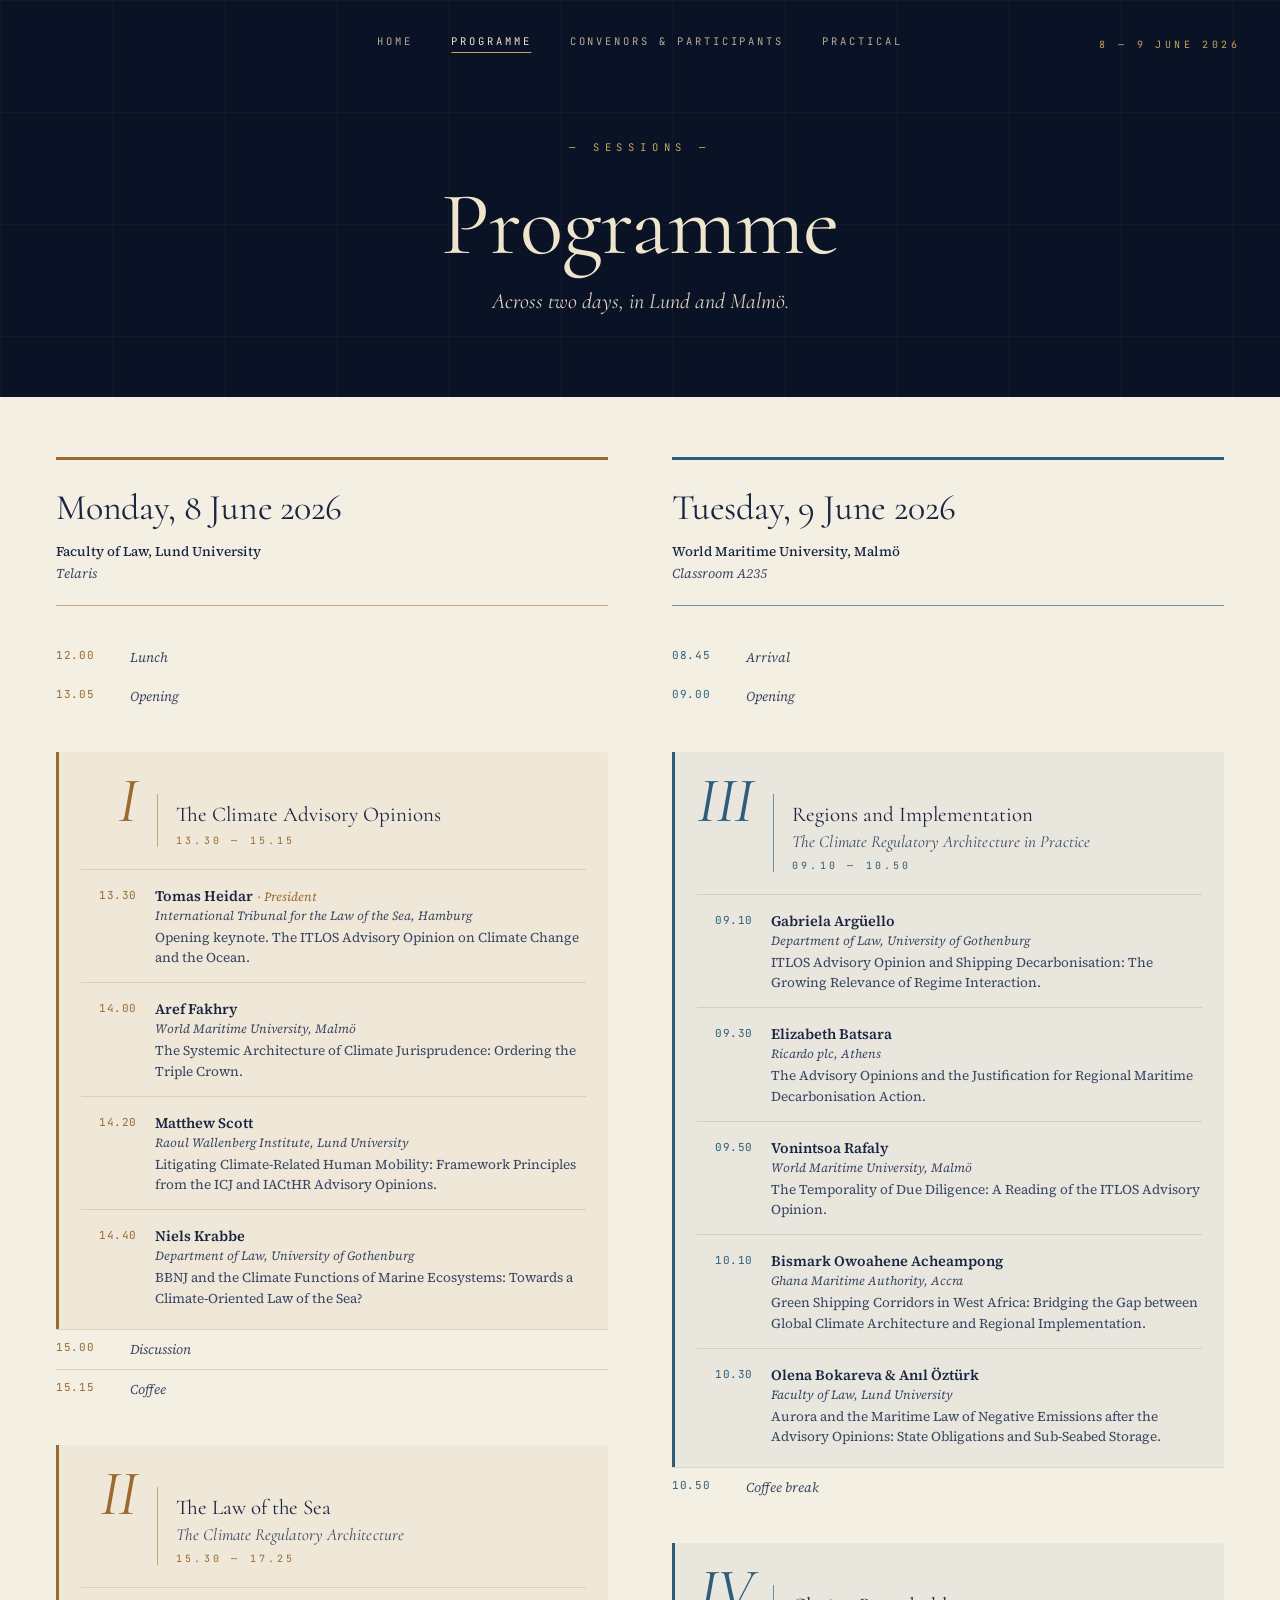
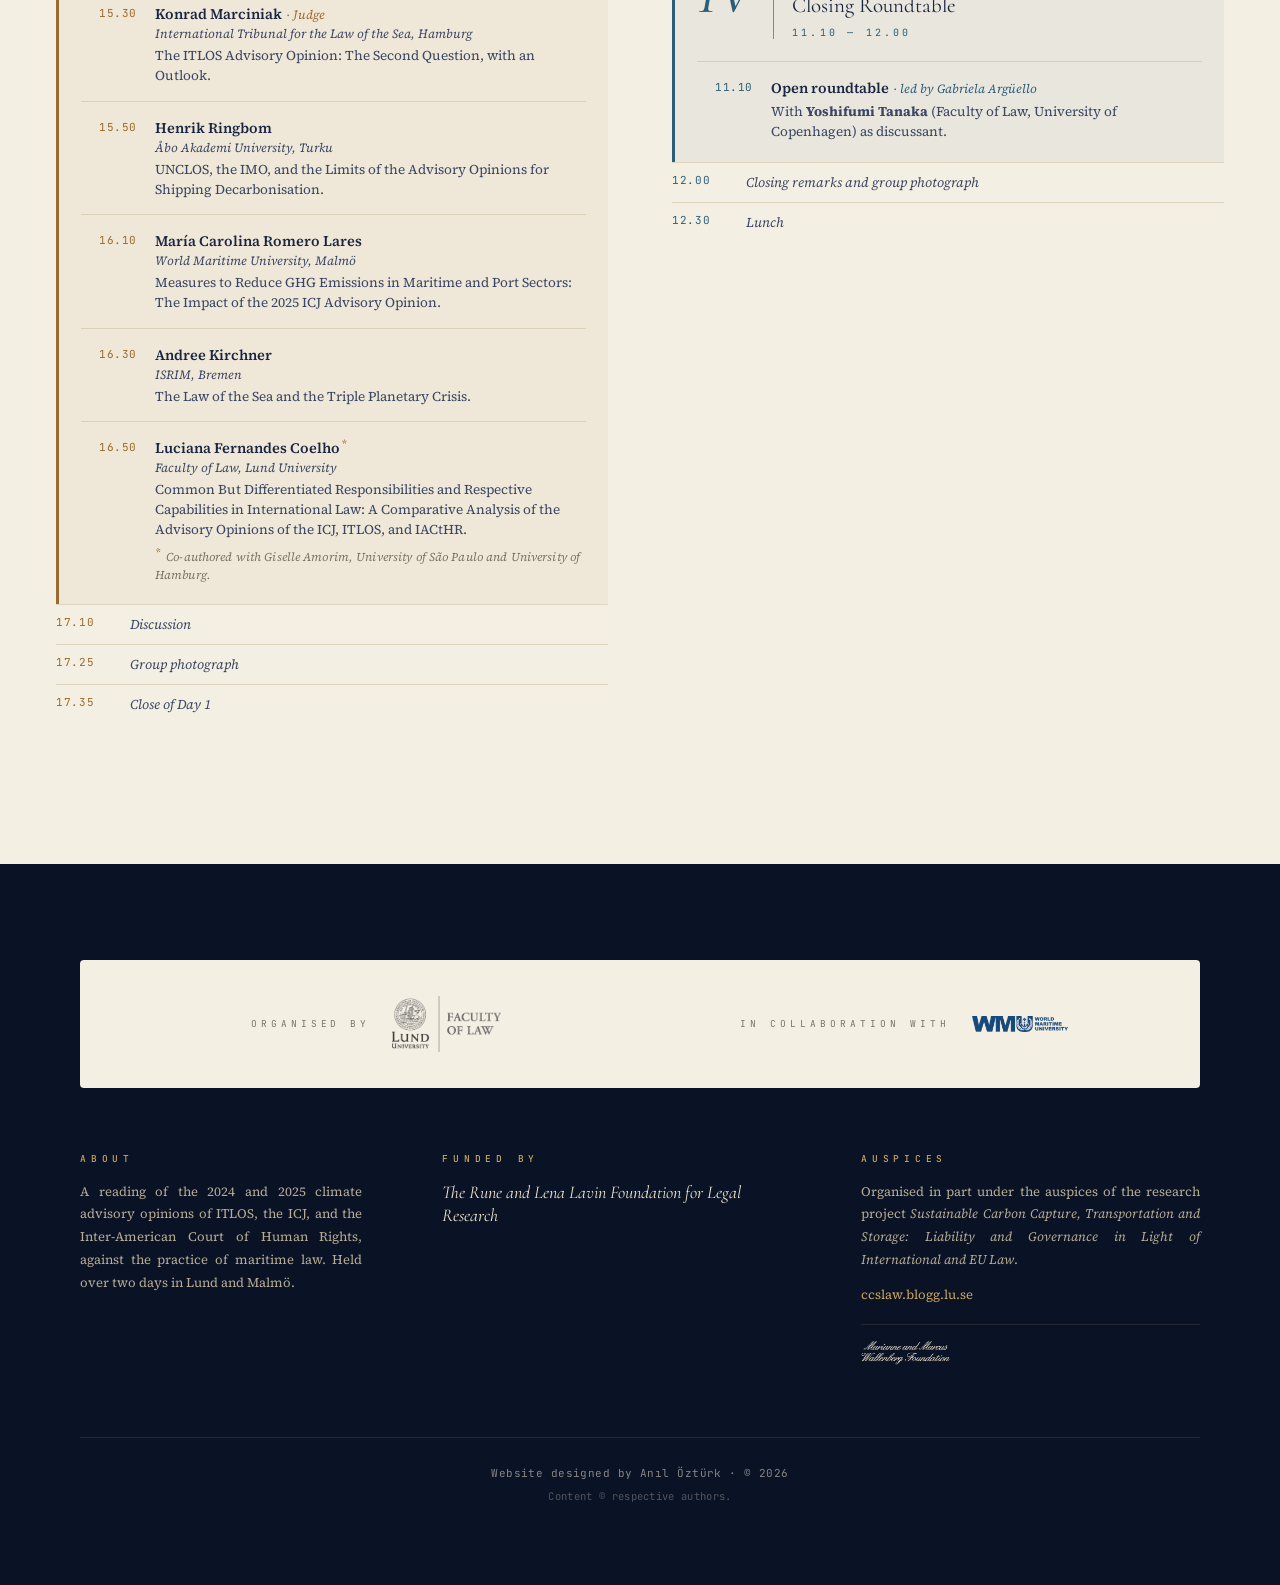
<file: programme.html>
<!DOCTYPE html>
<html lang="en">
<head>
<meta charset="UTF-8">
<meta name="viewport" content="width=device-width, initial-scale=1">
<title>Programme · Ius Maris Climaticum</title>
<meta name="description" content="The two-day programme of Ius Maris Climaticum, 8–9 June 2026, Lund and Malmö.">
<link rel="preconnect" href="https://fonts.googleapis.com">
<link rel="preconnect" href="https://fonts.gstatic.com" crossorigin>
<link href="https://fonts.googleapis.com/css2?family=Cormorant:ital,wght@0,300..700;1,300..700&family=Source+Serif+4:ital,opsz,wght@0,8..60,300..700;1,8..60,300..700&family=JetBrains+Mono:wght@300;400;500&display=swap" rel="stylesheet">
<link rel="stylesheet" href="style.css">
</head>
<body>

<!-- ================ PAGE HEADER (dark) ================ -->
<header class="page-header">
  <div class="corner tr">8 — 9 June 2026</div>
  <nav class="nav">
    <a href="index.html">Home</a>
    <a href="programme.html" class="active">Programme</a>
    <a href="participants.html">Convenors &amp; Participants</a>
    <a href="practical.html">Practical</a>
  </nav>
  <div class="ph-inner">
    <div class="ph-eyebrow">— Sessions —</div>
    <h1 class="ph-title">Programme</h1>
    <p class="ph-sub">Across two days, in Lund and Malmö.</p>
  </div>
</header>

<!-- ================ PROGRAMME ================ -->
<section class="programme-section">

  <div class="programme-inner">

    <!-- ============================== DAY I ============================== -->
    <article id="day-i" class="day day-i">
      <div class="day-banner">
        <div class="day-info">
          <div class="day-title">Monday, 8 June 2026</div>
        </div>
        <div class="day-venue">
          <strong>Faculty of Law, Lund University</strong><br>
          Telaris
        </div>
      </div>

      <div class="prelude">
        <div class="t">12.00</div>
        <div>Lunch</div>
      </div>
      <div class="prelude">
        <div class="t">13.05</div>
        <div>Opening</div>
      </div>

      <!-- Session I -->
      <div class="session">
        <div class="session-head">
          <div class="session-numeral">I</div>
          <div class="session-meta">
            <div class="session-name">The Climate Advisory Opinions</div>
            <div class="session-time">13.30 — 15.15</div>
          </div>
        </div>

        <div class="paper">
          <div class="time">13.30</div>
          <div class="body">
            <span class="speaker">Tomas Heidar</span><span class="role">· President</span><span class="affil">International Tribunal for the Law of the Sea, Hamburg</span>
            <div class="title">Opening keynote. The ITLOS Advisory Opinion on Climate Change and the Ocean.</div>
          </div>
        </div>
        <div class="paper">
          <div class="time">14.00</div>
          <div class="body">
            <span class="speaker">Aref Fakhry</span><span class="affil">World Maritime University, Malmö</span>
            <div class="title">The Systemic Architecture of Climate Jurisprudence: Ordering the Triple Crown.</div>
          </div>
        </div>
        <div class="paper">
          <div class="time">14.20</div>
          <div class="body">
            <span class="speaker">Matthew Scott</span><span class="affil">Raoul Wallenberg Institute, Lund University</span>
            <div class="title">Litigating Climate-Related Human Mobility: Framework Principles from the ICJ and IACtHR Advisory Opinions.</div>
          </div>
        </div>
        <div class="paper">
          <div class="time">14.40</div>
          <div class="body">
            <span class="speaker">Niels Krabbe</span><span class="affil">Department of Law, University of Gothenburg</span>
            <div class="title">BBNJ and the Climate Functions of Marine Ecosystems: Towards a Climate-Oriented Law of the Sea?</div>
          </div>
        </div>
      </div>

      <div class="interstitial"><div class="t">15.00</div><div>Discussion</div></div>
      <div class="interstitial"><div class="t">15.15</div><div>Coffee</div></div>

      <!-- Session II -->
      <div class="session">
        <div class="session-head">
          <div class="session-numeral">II</div>
          <div class="session-meta">
            <div class="session-name">The Law of the Sea<span class="session-sub">The Climate Regulatory Architecture</span></div>
            <div class="session-time">15.30 — 17.25</div>
          </div>
        </div>

        <div class="paper">
          <div class="time">15.30</div>
          <div class="body">
            <span class="speaker">Konrad Marciniak</span><span class="role">· Judge</span><span class="affil">International Tribunal for the Law of the Sea, Hamburg</span>
            <div class="title">The ITLOS Advisory Opinion: The Second Question, with an Outlook.</div>
          </div>
        </div>
        <div class="paper">
          <div class="time">15.50</div>
          <div class="body">
            <span class="speaker">Henrik Ringbom</span><span class="affil">Åbo Akademi University, Turku</span>
            <div class="title">UNCLOS, the IMO, and the Limits of the Advisory Opinions for Shipping Decarbonisation.</div>
          </div>
        </div>
        <div class="paper">
          <div class="time">16.10</div>
          <div class="body">
            <span class="speaker">María Carolina Romero Lares</span><span class="affil">World Maritime University, Malmö</span>
            <div class="title">Measures to Reduce GHG Emissions in Maritime and Port Sectors: The Impact of the 2025 ICJ Advisory Opinion.</div>
          </div>
        </div>
        <div class="paper">
          <div class="time">16.30</div>
          <div class="body">
            <span class="speaker">Andree Kirchner</span><span class="affil">ISRIM, Bremen</span>
            <div class="title">The Law of the Sea and the Triple Planetary Crisis.</div>
          </div>
        </div>
        <div class="paper">
          <div class="time">16.50</div>
          <div class="body">
            <span class="speaker">Luciana Fernandes Coelho<sup class="coauthor-mark">*</sup></span><span class="affil">Faculty of Law, Lund University</span>
            <div class="title">Common But Differentiated Responsibilities and Respective Capabilities in International Law: A Comparative Analysis of the Advisory Opinions of the ICJ, ITLOS, and IACtHR.</div>
            <div class="paper-footnote"><sup>*</sup> Co-authored with Giselle Amorim, University of São Paulo and University of Hamburg.</div>
          </div>
        </div>
      </div>

      <div class="interstitial"><div class="t">17.10</div><div>Discussion</div></div>
      <div class="interstitial"><div class="t">17.25</div><div>Group photograph</div></div>
      <div class="interstitial"><div class="t">17.35</div><div>Close of Day 1</div></div>
    </article>

    <!-- ============================== DAY II ============================== -->
    <article id="day-ii" class="day day-ii">
      <div class="day-banner">
        <div class="day-info">
          <div class="day-title">Tuesday, 9 June 2026</div>
        </div>
        <div class="day-venue">
          <strong>World Maritime University, Malmö</strong><br>
          Classroom A235
        </div>
      </div>

      <div class="prelude">
        <div class="t">08.45</div>
        <div>Arrival</div>
      </div>
      <div class="prelude">
        <div class="t">09.00</div>
        <div>Opening</div>
      </div>

      <!-- Session III -->
      <div class="session">
        <div class="session-head">
          <div class="session-numeral">III</div>
          <div class="session-meta">
            <div class="session-name">Regions and Implementation<span class="session-sub">The Climate Regulatory Architecture in Practice</span></div>
            <div class="session-time">09.10 — 10.50</div>
          </div>
        </div>

        <div class="paper">
          <div class="time">09.10</div>
          <div class="body">
            <span class="speaker">Gabriela Argüello</span><span class="affil">Department of Law, University of Gothenburg</span>
            <div class="title">ITLOS Advisory Opinion and Shipping Decarbonisation: The Growing Relevance of Regime Interaction.</div>
          </div>
        </div>
        <div class="paper">
          <div class="time">09.30</div>
          <div class="body">
            <span class="speaker">Elizabeth Batsara</span><span class="affil">Ricardo plc, Athens</span>
            <div class="title">The Advisory Opinions and the Justification for Regional Maritime Decarbonisation Action.</div>
          </div>
        </div>
        <div class="paper">
          <div class="time">09.50</div>
          <div class="body">
            <span class="speaker">Vonintsoa Rafaly</span><span class="affil">World Maritime University, Malmö</span>
            <div class="title">The Temporality of Due Diligence: A Reading of the ITLOS Advisory Opinion.</div>
          </div>
        </div>
        <div class="paper">
          <div class="time">10.10</div>
          <div class="body">
            <span class="speaker">Bismark Owoahene Acheampong</span><span class="affil">Ghana Maritime Authority, Accra</span>
            <div class="title">Green Shipping Corridors in West Africa: Bridging the Gap between Global Climate Architecture and Regional Implementation.</div>
          </div>
        </div>
        <div class="paper">
          <div class="time">10.30</div>
          <div class="body">
            <span class="speaker">Olena Bokareva &amp; Anıl Öztürk</span><span class="affil">Faculty of Law, Lund University</span>
            <div class="title">Aurora and the Maritime Law of Negative Emissions after the Advisory Opinions: State Obligations and Sub-Seabed Storage.</div>
          </div>
        </div>
      </div>

      <div class="interstitial"><div class="t">10.50</div><div>Coffee break</div></div>

      <!-- Session IV -->
      <div class="session">
        <div class="session-head">
          <div class="session-numeral">IV</div>
          <div class="session-meta">
            <div class="session-name">Closing Roundtable</div>
            <div class="session-time">11.10 — 12.00</div>
          </div>
        </div>

        <div class="paper">
          <div class="time">11.10</div>
          <div class="body">
            <span class="speaker">Open roundtable</span><span class="role">· led by Gabriela Argüello</span>
            <div class="title">With <strong>Yoshifumi Tanaka</strong> (Faculty of Law, University of Copenhagen) as discussant.</div>
          </div>
        </div>
      </div>

      <div class="interstitial"><div class="t">12.00</div><div>Closing remarks and group photograph</div></div>
      <div class="interstitial"><div class="t">12.30</div><div>Lunch</div></div>
    </article>

  </div>
</section>

<!-- ================ FOOTER ================ -->
<footer>
  <div class="footer-logos">
    <div class="footer-logo-cell">
      <span class="role">Organised by</span>
      <img class="logo-lu" src="assets/lu-jurfak.png" alt="Faculty of Law, Lund University">
    </div>
    <div class="footer-logo-cell right">
      <span class="role">In collaboration with</span>
      <img class="logo-wmu" src="assets/wmu-logo.png" alt="World Maritime University, Malmö">
    </div>
  </div>

  <div class="footer-grid">
    <div class="footer-col">
      <h4>About</h4>
      <p>A reading of the 2024 and 2025 climate advisory opinions of ITLOS, the ICJ, and the Inter-American Court of Human Rights, against the practice of maritime law. Held over two days in Lund and Malmö.</p>
    </div>
    <div class="footer-col">
      <h4>Funded by</h4>
      <span class="funder-name">The Rune and Lena Lavin Foundation for Legal Research</span>
    </div>
    <div class="footer-col">
      <h4>Auspices</h4>
      <p>Organised in part under the auspices of the research project <em>Sustainable Carbon Capture, Transportation and Storage: Liability and Governance in Light of International and EU Law</em>.</p>
      <a href="https://ccslaw.blogg.lu.se">ccslaw.blogg.lu.se</a>
      <div class="mmw-inline">
        <img src="assets/mmw-logo-cream.png" alt="Marianne and Marcus Wallenberg Foundation">
      </div>
    </div>
  </div>

  <div class="footer-copyright">
    <div class="fc-design">Website designed by <a href="https://aniluozturk.com" target="_blank" rel="noopener">An&#x131;l &Ouml;zt&uuml;rk</a> &middot; &copy; 2026</div>
    <div class="fc-content">Content &copy; respective authors.</div>
  </div>
</footer>

</body>
</html>
</file>
<file: style.css>
/* ============================================================
   Ius Maris Climaticum — shared stylesheet
   Monument + Atlas: dark navy canvas with nautical grid for
   hero/footer, cream Manuscript canvas for body content.
   ============================================================ */

:root {
  /* dark canvas (hero / page header / footer) */
  --ink-deep:    #0A1226;
  --paper-cool:  #EFE4CC;
  --paper-dim:   #B6AC93;
  --paper-mute:  #7C7461;
  --gold:        #C9A45C;
  --gold-dim:    #8C7240;

  /* warm canvas (body) */
  --paper-warm:  #F4EFE3;
  --paper-edge:  #EDE6D3;
  --ink-warm:    #1A2542;
  --ink-soft:    #3A4663;
  --muted:       #7A7563;
  --rule:        #B8A07A;
  --accent:      #9A6A2E;
  --accent-soft: #C5A674;

  /* Day accents — Day I belongs to Lund (terrestrial, burnished bronze),
     Day II belongs to Malmö, the sea, and the WMU (deeper sea teal). */
  --day-i:        #9A6A2E;
  --day-i-soft:   #C5A674;
  --day-i-tint:   rgba(154, 106, 46, 0.06);
  --day-ii:       #2C5E7A;
  --day-ii-soft:  #6890A8;
  --day-ii-tint:  rgba(44, 94, 122, 0.06);
}

html { scroll-behavior: smooth; }

* { margin: 0; padding: 0; box-sizing: border-box; }
html, body {
  background: var(--paper-warm); color: var(--ink-warm);
  font-family: 'Source Serif 4', Georgia, serif;
}
body { min-height: 100vh; overflow-x: hidden; }

/* ============================================================ HERO (home) === */
.hero-wrap {
  position: relative; background: var(--ink-deep); color: var(--paper-cool);
  min-height: 100vh; overflow: hidden;
}
.hero-wrap::before {
  content: ""; position: absolute; inset: 0; pointer-events: none;
  background-image:
    linear-gradient(rgba(201, 164, 92, 0.045) 1px, transparent 1px),
    linear-gradient(90deg, rgba(201, 164, 92, 0.045) 1px, transparent 1px);
  background-size: 112px 112px;
}

/* Page-header band (lighter form of the hero, used on inner pages) */
.page-header {
  position: relative; background: var(--ink-deep); color: var(--paper-cool);
  padding: 140px 80px 80px;
  overflow: hidden;
}
.page-header::before {
  content: ""; position: absolute; inset: 0; pointer-events: none;
  background-image:
    linear-gradient(rgba(201, 164, 92, 0.045) 1px, transparent 1px),
    linear-gradient(90deg, rgba(201, 164, 92, 0.045) 1px, transparent 1px);
  background-size: 112px 112px;
}
.page-header .ph-inner {
  position: relative; z-index: 1; max-width: 1200px; margin: 0 auto; text-align: center;
}
.page-header .ph-eyebrow {
  font-family: 'JetBrains Mono', monospace; font-size: 10.5px;
  letter-spacing: 0.55em; text-transform: uppercase; color: var(--gold);
  margin-bottom: 28px;
}
.page-header .ph-title {
  font-family: 'Cormorant', serif; font-weight: 400; font-size: clamp(48px, 7vw, 96px);
  line-height: 0.96; color: var(--paper-cool); letter-spacing: -0.008em; margin-bottom: 18px;
}
.page-header .ph-sub {
  font-family: 'Cormorant', serif; font-style: italic; font-weight: 400;
  font-size: clamp(16px, 1.8vw, 22px); color: var(--paper-cool); opacity: 0.92;
  max-width: 700px; margin: 0 auto; line-height: 1.4;
}

/* Corners on the hero */
.corner {
  position: absolute; font-family: 'JetBrains Mono', monospace; font-size: 10px;
  letter-spacing: 0.34em; text-transform: uppercase; color: var(--gold);
  z-index: 2; line-height: 1.7;
}
.corner.tl { top: 36px; left: 40px; }
.corner.tr { top: 36px; right: 40px; text-align: right; }
.corner .dim { color: var(--paper-mute); opacity: 0.95; }

/* Navigation */
.nav {
  position: absolute; top: 34px; left: 50%; transform: translateX(-50%);
  z-index: 5; display: flex; gap: 38px;
  font-family: 'JetBrains Mono', monospace; font-size: 10.5px; letter-spacing: 0.28em;
  text-transform: uppercase; color: var(--paper-dim); white-space: nowrap;
}
.nav a { color: var(--paper-dim); text-decoration: none; transition: color .2s; padding-bottom: 4px; }
.nav a:hover { color: var(--paper-cool); }
.nav a.active { color: var(--paper-cool); border-bottom: 1px solid var(--gold); }

/* Hero core (home only) */
.hero {
  position: relative; z-index: 1;
  min-height: 100vh; display: flex; flex-direction: column; justify-content: center; align-items: center;
  padding: 160px 80px 120px;
}
.hero-eyebrow {
  font-family: 'JetBrains Mono', monospace; font-size: 11px;
  letter-spacing: 0.55em; text-transform: uppercase;
  color: var(--gold); margin-bottom: 64px;
}
.hero-title {
  font-family: 'Cormorant', serif; font-weight: 400; font-size: clamp(64px, 11.6vw, 168px);
  line-height: 0.9; letter-spacing: -0.012em; text-align: center;
  color: var(--paper-cool); margin-bottom: 48px;
}
.hero-rule-row {
  display: flex; align-items: center; justify-content: center;
  gap: 22px; margin-bottom: 40px;
}
.hero-rule-row .line { width: 84px; height: 1px; background: var(--gold-dim); }
.hero-rule-row .symbol {
  font-family: 'Cormorant', serif; font-style: italic; color: var(--gold); font-size: 22px;
}
.hero-subtitle {
  font-family: 'Cormorant', serif; font-style: italic; font-weight: 400;
  font-size: clamp(20px, 2.2vw, 28px); color: var(--paper-cool); text-align: center;
  margin-bottom: 112px; opacity: 0.95; max-width: 820px; line-height: 1.32;
}
.hero-meta {
  display: grid; grid-template-columns: auto auto auto; gap: 80px;
  font-family: 'JetBrains Mono', monospace; font-size: 11px; letter-spacing: 0.35em;
  text-transform: uppercase; color: var(--paper-dim); text-align: center;
}
.hero-meta .meta-key { color: var(--gold-dim); font-size: 9.5px; margin-bottom: 7px; display: block; }
.hero-meta .meta-val { color: var(--paper-cool); font-size: 12px; letter-spacing: 0.32em; }
.scroll-hint {
  position: absolute; bottom: 56px; left: 50%; transform: translateX(-50%);
  font-family: 'JetBrains Mono', monospace; font-size: 9px; letter-spacing: 0.6em;
  text-transform: uppercase; color: var(--paper-dim); opacity: 0.45;
  animation: float 2s ease-in-out infinite;
}
@keyframes float { 0%,100% { transform: translateX(-50%) translateY(0); } 50% { transform: translateX(-50%) translateY(6px); } }

/* ============================================================ BODY === */
.body-section { padding: 160px 80px 140px; background: var(--paper-warm); }
.body-inner { max-width: 920px; margin: 0 auto; position: relative; }
.section-label {
  font-family: 'JetBrains Mono', monospace; font-size: 10px;
  letter-spacing: 0.5em; text-transform: uppercase; color: var(--accent);
  margin-bottom: 32px; text-align: center;
}
.lede {
  font-family: 'Source Serif 4', serif; font-size: 21px; line-height: 1.72;
  color: var(--ink-warm); text-align: justify; hyphens: auto;
}
.lede p { margin-bottom: 28px; }
.lede .dropcap {
  font-family: 'Cormorant', serif; font-weight: 500; float: left;
  font-size: 106px; line-height: 0.88; padding: 6px 14px 0 0; color: var(--accent);
}
.lede .pull {
  font-family: 'Cormorant', serif; font-style: italic; font-weight: 400;
  font-size: 30px; line-height: 1.35; color: var(--ink-warm); padding: 38px 0;
  border-top: 0.5px solid var(--rule); border-bottom: 0.5px solid var(--rule);
  margin: 52px 0; text-align: center;
}

/* ============================================================ PROGRAMME ===
   Side-by-side two-column layout: Day 1 on the left, Day 2 on the right.
   Each column mirrors the other structurally. Drops to a stacked layout
   on narrower viewports. */
.programme-section { padding: 60px 0 140px; background: var(--paper-warm); }
.programme-inner {
  max-width: 1320px; margin: 0 auto; padding: 0 56px;
  display: grid; grid-template-columns: 1fr 1fr; gap: 64px;
  align-items: start;
}

/* Sticky day tabs no longer needed: both days are visible. */
.day-tabs { display: none; }

/* Day container — top-anchored accent band, no left spine. */
.day { padding: 0; position: relative; border-top: 3px solid var(--day-accent); padding-top: 28px; }
.day-i  { --day-accent: var(--day-i);  --day-accent-soft: var(--day-i-soft);  --day-tint: var(--day-i-tint); }
.day-ii { --day-accent: var(--day-ii); --day-accent-soft: var(--day-ii-soft); --day-tint: var(--day-ii-tint); }
.day::before { display: none; }

/* Day header — stacks inside the column. */
.day-banner {
  display: block;
  padding-bottom: 20px;
  border-bottom: 1px solid var(--day-accent-soft);
  margin-bottom: 32px;
}
.day-banner .day-info { padding-left: 0; margin-bottom: 14px; }
.day-banner .day-title {
  font-family: 'Cormorant', serif; font-weight: 400; font-size: 36px;
  color: var(--ink-warm); line-height: 1.1; letter-spacing: -0.005em;
}
.day-banner .day-venue {
  text-align: left; max-width: none; font-family: 'Source Serif 4', serif;
  font-style: italic; font-size: 13.5px; line-height: 1.6; color: var(--ink-soft);
}
.day-banner .day-venue strong {
  font-style: normal; font-weight: 500; color: var(--ink-warm);
}
.day-banner .day-venue .venue-note {
  margin-top: 6px; color: var(--day-accent); font-size: 10px;
  letter-spacing: 0.32em; text-transform: uppercase;
}

/* Prelude / interstitial rows — tighter for the narrower column. */
.prelude, .interstitial {
  display: grid; grid-template-columns: 56px 1fr; gap: 18px;
  font-family: 'Source Serif 4', serif; font-style: italic;
  color: var(--ink-soft); font-size: 13.5px;
  padding: 10px 0;
}
.prelude .t, .interstitial .t {
  color: var(--day-accent); font-style: normal;
  font-family: 'JetBrains Mono', monospace; font-size: 11px;
  letter-spacing: 0.06em;
}
.interstitial { border-top: 0.5px solid rgba(184, 160, 122, 0.35); }
.prelude { border-top: none; }

/* Session — compact treatment fits the narrower column. */
.session {
  margin-top: 36px; padding: 22px 22px 6px;
  background: var(--day-tint);
  border-left: 3px solid var(--day-accent);
  border-radius: 0 2px 2px 0;
}
.session-head {
  display: grid; grid-template-columns: 56px 1fr;
  gap: 20px; align-items: baseline; margin-bottom: 22px;
}
.session-numeral {
  font-family: 'Cormorant', serif; font-style: italic; font-weight: 400;
  font-size: 64px; color: var(--day-accent); line-height: 0.85;
  text-align: right; letter-spacing: -0.02em;
}
.session-meta {
  border-left: 0.5px solid var(--day-accent-soft); padding-left: 18px;
  padding-top: 8px;
}
.session-name {
  font-family: 'Cormorant', serif; font-weight: 400; font-size: 21px;
  line-height: 1.25; color: var(--ink-warm); margin-bottom: 6px;
}
.session-name .session-sub {
  display: block;
  font-style: italic;
  font-weight: 400;
  color: var(--ink-soft);
  font-size: 17px;
  line-height: 1.3;
  margin-top: 3px;
  letter-spacing: 0.005em;
}
.session-time {
  font-family: 'JetBrains Mono', monospace; font-size: 10px;
  letter-spacing: 0.32em; text-transform: uppercase; color: var(--day-accent);
}

/* A paper row — tighter grid; speaker block wraps to multi-line. */
.paper {
  display: grid; grid-template-columns: 56px 1fr; gap: 18px;
  align-items: start; padding: 14px 0;
  border-top: 0.5px solid rgba(184, 160, 122, 0.35);
  transition: background 0.2s;
}
.paper:first-of-type { border-top: none; }
.paper:hover { background: rgba(237, 230, 211, 0.5); }
.paper .time {
  font-family: 'JetBrains Mono', monospace; font-size: 11px;
  color: var(--day-accent); text-align: right; padding-top: 4px;
  letter-spacing: 0.05em;
}
.paper .body { font-family: 'Source Serif 4', serif; }
.paper .body .speaker {
  font-family: 'Source Serif 4', serif; font-weight: 600;
  font-size: 14.5px; color: var(--ink-warm); display: inline;
}
.paper .body .role {
  font-family: 'Source Serif 4', serif; font-style: italic;
  font-weight: 400; color: var(--day-accent); font-size: 12.5px;
  margin-left: 4px;
}
.paper .body .affil {
  font-family: 'Source Serif 4', serif; font-style: italic;
  color: var(--ink-soft); font-size: 12.5px; display: block; margin-top: 1px;
}
.paper .body .title {
  font-family: 'Source Serif 4', serif; font-size: 13.5px;
  color: var(--ink-soft); margin-top: 4px; line-height: 1.5;
}
.paper .body .title .tbc {
  font-style: italic; font-size: 11px; color: var(--day-accent-soft);
  margin-left: 6px; letter-spacing: 0.06em; text-transform: lowercase;
}
.paper .body .title.tbc-only {
  font-style: italic; color: var(--muted);
}

/* Stack to single column on narrow viewports. */
@media (max-width: 1000px) {
  .programme-inner { grid-template-columns: 1fr; gap: 48px; padding: 0 32px; }
}

/* ============================================================ PARTICIPANTS === */
.people-section { padding: 120px 80px 140px; background: var(--paper-warm); }
.people-inner { max-width: 1080px; margin: 0 auto; }

.people-group { margin-bottom: 96px; }
.people-group:last-child { margin-bottom: 0; }

.group-head {
  padding-bottom: 22px; margin-bottom: 56px;
  border-bottom: 1px solid var(--rule);
}
.group-title {
  font-family: 'Cormorant', serif; font-weight: 400; font-size: 44px;
  color: var(--ink-warm); line-height: 1.05; letter-spacing: -0.005em;
}

.bio {
  display: grid; grid-template-columns: 320px 1fr;
  gap: 56px; padding: 36px 0;
  border-top: 0.5px solid rgba(184, 160, 122, 0.4);
}
.bio:first-of-type { border-top: none; padding-top: 0; }
.bio-side .bio-name {
  font-family: 'Cormorant', serif; font-weight: 400; font-size: 25px;
  color: var(--ink-warm); line-height: 1.15; margin-bottom: 10px;
  letter-spacing: -0.003em;
  white-space: nowrap;
}
.bio-side .bio-role {
  font-family: 'JetBrains Mono', monospace; font-size: 10px;
  letter-spacing: 0.32em; text-transform: uppercase; color: var(--accent);
  display: block; margin-bottom: 6px;
}
.bio-side .bio-affil {
  font-family: 'Source Serif 4', serif; font-style: italic;
  color: var(--muted); font-size: 14px; line-height: 1.5;
}
.bio-side .bio-links {
  display: flex; flex-direction: column;
  gap: 6px; margin-top: 14px;
  font-family: 'JetBrains Mono', monospace;
  font-size: 9.5px; letter-spacing: 0.28em;
  text-transform: uppercase;
}
.bio-side .bio-links a {
  color: var(--accent); text-decoration: none;
  border-bottom: 0.5px solid transparent;
  padding-bottom: 1px;
  transition: border-color 0.18s ease, color 0.18s ease;
  display: inline-flex; align-items: baseline; gap: 6px;
  width: max-content;
}
.bio-side .bio-links a:hover {
  border-bottom-color: var(--accent);
  color: var(--ink-warm);
}
.bio-side .bio-links .arr {
  font-family: 'Source Serif 4', serif; font-size: 11px;
  letter-spacing: 0; color: var(--accent-soft);
  transform: translateY(-1px);
}
.bio-side .bio-links a:hover .arr { color: var(--accent); }
.bio-text {
  font-family: 'Source Serif 4', serif; font-size: 15.5px;
  line-height: 1.72; color: var(--ink-soft);
  text-align: justify; hyphens: auto; -webkit-hyphens: auto;
}
.bio-text em { color: var(--ink-warm); font-style: italic; }

/* ============================================================ PRACTICAL === */
.practical-section { padding: 120px 80px 140px; background: var(--paper-warm); }
.practical-inner { max-width: 1180px; margin: 0 auto; }

.practical-group { margin-bottom: 96px; }
.practical-group:last-child { margin-bottom: 0; }

.practical-head {
  padding-bottom: 22px; margin-bottom: 56px;
  border-bottom: 1px solid var(--rule);
  display: grid; grid-template-columns: 1fr auto; align-items: end; gap: 32px;
}
.practical-title {
  font-family: 'Cormorant', serif; font-weight: 400; font-size: 44px;
  color: var(--ink-warm); line-height: 1.05; letter-spacing: -0.005em;
}
.practical-eyebrow {
  font-family: 'JetBrains Mono', monospace; font-size: 10px;
  letter-spacing: 0.42em; text-transform: uppercase; color: var(--accent);
}

/* Venue cards — two side by side, each with a map and an address. */
.venues-grid {
  display: grid; grid-template-columns: 1fr 1fr; gap: 48px;
}
.venue-card {
  display: flex; flex-direction: column;
}
.venue-map {
  width: 100%; height: 300px;
  background: var(--paper-edge);
  border: 1px solid var(--rule); border-radius: 2px;
  overflow: hidden;
}
.venue-map iframe { width: 100%; height: 100%; border: 0; display: block; filter: saturate(0.85) contrast(0.95); }
.venue-meta { margin-top: 28px; }
.venue-day {
  font-family: 'JetBrains Mono', monospace; font-size: 10px;
  letter-spacing: 0.42em; text-transform: uppercase; color: var(--accent);
  margin-bottom: 12px;
}
.venue-name {
  font-family: 'Cormorant', serif; font-weight: 400; font-size: 28px;
  color: var(--ink-warm); line-height: 1.15; margin-bottom: 6px;
  letter-spacing: -0.003em;
}
.venue-room {
  font-family: 'Source Serif 4', serif; font-style: italic;
  color: var(--ink-soft); font-size: 16px; margin-bottom: 14px;
}
.venue-address {
  font-family: 'Source Serif 4', serif; font-size: 14px;
  color: var(--muted); line-height: 1.6; margin-bottom: 18px;
}
.venue-link {
  display: inline-block; font-family: 'JetBrains Mono', monospace;
  font-size: 10px; letter-spacing: 0.32em; text-transform: uppercase;
  color: var(--accent); text-decoration: none;
  padding-bottom: 4px; border-bottom: 1px solid var(--accent-soft);
  transition: color 0.2s, border-color 0.2s;
}
.venue-link:hover { color: var(--ink-warm); border-bottom-color: var(--ink-warm); }

/* Travel routes — two columns describing each leg. */
.travel-grid {
  display: grid; grid-template-columns: 1fr 1fr; gap: 64px;
}
.travel-card { padding: 4px 0; }
.travel-card .route {
  font-family: 'JetBrains Mono', monospace; font-size: 10px;
  letter-spacing: 0.32em; text-transform: uppercase; color: var(--accent);
  margin-bottom: 14px; line-height: 1.6;
}
.travel-card .route .arrow {
  color: var(--accent-soft); margin: 0 6px;
}
.travel-card h3 {
  font-family: 'Cormorant', serif; font-weight: 400; font-size: 24px;
  color: var(--ink-warm); margin-bottom: 16px; line-height: 1.25;
  letter-spacing: -0.003em;
}
.travel-card p {
  font-family: 'Source Serif 4', serif; font-size: 14.5px;
  line-height: 1.65; color: var(--ink-soft); margin-bottom: 12px;
}
.travel-card p:last-child { margin-bottom: 0; }
.travel-card .ticket-note {
  margin-top: 18px; padding-top: 14px;
  border-top: 0.5px solid var(--rule);
  font-family: 'Source Serif 4', serif; font-style: italic;
  font-size: 13px; color: var(--muted); line-height: 1.55;
}
.travel-card strong {
  font-weight: 500; color: var(--ink-warm);
}

/* Travel & accommodation note — quiet single paragraph. */
.note-line {
  font-family: 'Source Serif 4', serif; font-style: italic;
  font-size: 18px; line-height: 1.6; color: var(--ink-soft);
  max-width: 760px; margin: 0 auto;
  text-align: center; padding: 16px 0;
}
.note-line strong { font-style: normal; color: var(--ink-warm); font-weight: 500; }

/* Co-author asterisk on the programme page. */
.coauthor-mark {
  font-family: 'Source Serif 4', serif;
  color: var(--accent);
  font-size: 0.7em;
  vertical-align: super;
  font-weight: 500;
  margin-left: 2px;
  line-height: 0;
}
.paper-footnote {
  font-family: 'Source Serif 4', serif;
  font-style: italic;
  font-size: 12px;
  line-height: 1.5;
  color: var(--muted);
  margin-top: 4px;
  letter-spacing: 0.01em;
}
.paper-footnote sup {
  color: var(--accent);
  font-size: 0.9em;
  margin-right: 3px;
}

/* Contact form — formal academic register, italic serif labels. */
.contact-form-intro {
  font-family: 'Source Serif 4', serif; font-style: italic;
  font-size: 16.5px; line-height: 1.7; color: var(--ink-soft);
  text-align: left; max-width: 720px;
  margin: 0 auto;
}
.contact-form-intro + .contact-form-intro {
  margin-top: 1.1em;            /* clear paragraph break, ~one line of breathing room */
}
.contact-form-intro:last-of-type {
  margin-bottom: 52px;          /* clear separation from the form below */
}
/* Subtle indent on the second paragraph would over-design here;
   instead let the inter-paragraph gap carry the break. */
.contact-form {
  max-width: 720px; margin: 0 auto;
  display: grid; grid-template-columns: 1fr 1fr; gap: 36px 36px;
}
.contact-form .field-full { grid-column: 1 / -1; }
.contact-form label {
  display: block;
  font-family: 'Source Serif 4', serif; font-style: italic; font-weight: 400;
  font-size: 14px; color: var(--accent); letter-spacing: 0.01em;
  margin-bottom: 6px;
}
.contact-form input,
.contact-form textarea {
  width: 100%; background: transparent;
  border: none; border-bottom: 0.5px solid var(--rule);
  padding: 8px 0; font-family: 'Source Serif 4', serif;
  font-size: 15.5px; color: var(--ink-warm); line-height: 1.5;
  transition: border-color 0.2s;
  border-radius: 0;
}
.contact-form input:focus,
.contact-form textarea:focus {
  outline: none; border-bottom-color: var(--accent);
}
.contact-form textarea { resize: vertical; min-height: 160px; }
.contact-form .submit-row {
  grid-column: 1 / -1;
  display: flex; justify-content: flex-end; align-items: center; gap: 24px;
  margin-top: 16px;
}
.contact-form button {
  background: transparent; color: var(--ink-warm);
  border: 0.5px solid var(--ink-warm);
  padding: 14px 44px; cursor: pointer;
  font-family: 'Cormorant', serif; font-style: italic; font-weight: 400;
  font-size: 17px; letter-spacing: 0.04em;
  text-transform: none;
  transition: background 0.2s, color 0.2s, border-color 0.2s;
  border-radius: 0;
}
.contact-form button:hover {
  background: var(--ink-warm); color: var(--paper-cool);
}

/* ============================================================ FOOTER === */
footer { background: var(--ink-deep); color: var(--paper-cool); padding: 96px 80px 80px; }

/* Logo bar (cream card, LU left, WMU right with WMU smaller) */
.footer-logos {
  max-width: 1200px; margin: 0 auto 64px;
  background: var(--paper-warm);
  padding: 36px 64px;
  border-radius: 4px;
  display: grid; grid-template-columns: 1fr 1fr; gap: 64px; align-items: center;
}
.footer-logo-cell {
  display: flex; align-items: center; justify-content: center; gap: 22px;
}
.footer-logo-cell.right { justify-content: center; }
.footer-logo-cell .role {
  font-family: 'JetBrains Mono', monospace; font-size: 9.5px;
  letter-spacing: 0.42em; text-transform: uppercase; color: var(--muted);
  white-space: nowrap; flex-shrink: 0;
}
.footer-logo-cell img { width: auto; display: block; }
.footer-logo-cell .logo-lu  { max-height: 56px; }
.footer-logo-cell .logo-wmu { max-height: 16px; }

/* Three text columns. */
.footer-grid {
  max-width: 1200px; margin: 0 auto;
  display: grid; grid-template-columns: 1fr 1.2fr 1.2fr; gap: 80px; align-items: start;
}
.footer-col h4 {
  font-family: 'JetBrains Mono', monospace; font-size: 9.5px;
  letter-spacing: 0.5em; text-transform: uppercase; color: var(--gold);
  margin-bottom: 16px; font-weight: 500;
}
.footer-col p, .footer-col a {
  font-family: 'Source Serif 4', serif; font-size: 13px; line-height: 1.75;
  color: var(--paper-dim); text-decoration: none;
}
.footer-col p {
  margin-bottom: 10px;
  text-align: justify;
  text-justify: inter-word;
  hyphens: none;
  -webkit-hyphens: none;
}
.footer-col a { display: inline-block; color: var(--gold); }
.footer-col a:hover { color: var(--paper-cool); }

.footer-col .funder-name {
  font-family: 'Cormorant', serif; font-style: italic; font-weight: 400;
  font-size: 18px; line-height: 1.3; color: var(--paper-cool);
  margin-bottom: 8px; display: block;
}

.footer-col .mmw-inline {
  margin-top: 18px; padding-top: 16px;
  border-top: 1px solid rgba(201, 164, 92, 0.14);
}
.footer-col .mmw-inline img { max-height: 24px; opacity: 0.9; display: block; }

/* Copyright lines at the very bottom of the dark footer.
   Two-line split: design (Anıl), event (Lund + WMU), content (authors). */
.footer-copyright {
  max-width: 1200px;
  margin: 72px auto 0;
  padding-top: 28px;
  border-top: 0.5px solid rgba(201, 164, 92, 0.16);
  font-family: 'JetBrains Mono', monospace;
  text-align: center;
}
.footer-copyright .fc-design {
  font-size: 11px;
  letter-spacing: 0.04em;
  color: rgba(239, 228, 204, 0.55);
  margin-bottom: 6px;
}
.footer-copyright .fc-design a,
.footer-copyright .fc-design a:link,
.footer-copyright .fc-design a:visited {
  color: rgba(239, 228, 204, 0.55) !important;
  text-decoration: none !important;
  background: transparent;
  font: inherit;
  letter-spacing: inherit;
}
.footer-copyright .fc-design a:hover,
.footer-copyright .fc-design a:focus {
  color: var(--gold) !important;
  text-decoration: underline !important;
  text-underline-offset: 3px;
  text-decoration-thickness: 0.5px;
}
.footer-copyright .fc-event {
  font-size: 10.5px;
  letter-spacing: 0.03em;
  color: rgba(239, 228, 204, 0.32);
  line-height: 1.55;
  max-width: 880px;
  margin: 0 auto;
}
.footer-copyright .fc-content {
  font-size: 10.5px;
  letter-spacing: 0.03em;
  color: rgba(239, 228, 204, 0.32);
  line-height: 1.55;
  margin-top: 8px;
}

/* ============================================================ RESPONSIVE ===
   Tablet (≤1000px) and phone (≤640px) breakpoints. */

@media (max-width: 1000px) {
  /* Page-level paddings */
  .hero { padding: 120px 40px 80px; }
  .page-header { padding: 110px 40px 60px; }
  .body-section { padding: 96px 40px 96px; }
  .people-section { padding: 80px 40px 96px; }
  .practical-section { padding: 80px 40px 96px; }
  .programme-section { padding: 40px 0 96px; }
  footer { padding: 72px 40px 56px; }

  /* Hero text — clamp() already handles title; tighten subtitle */
  .hero-subtitle { margin-bottom: 80px; }
  .hero-meta { gap: 40px; }

  /* Lede tighter */
  .lede { font-size: 18px; }
  .lede .dropcap { font-size: 80px; padding: 6px 12px 0 0; }
  .lede .pull { font-size: 24px; }

  /* Programme: side-by-side already drops to stacked here */
  .programme-inner { padding: 0 40px; }

  /* Participants: bio grid stacks */
  .bio {
    grid-template-columns: 1fr; gap: 16px; padding: 28px 0;
  }
  .bio-side .bio-name { font-size: 24px; white-space: normal; }
  .bio-text { font-size: 15px; }

  /* Practical: venue cards stack */
  .venues-grid { grid-template-columns: 1fr; gap: 36px; }
  .travel-grid { grid-template-columns: 1fr; gap: 36px; }
  .contact-form { grid-template-columns: 1fr; gap: 20px; }

  /* Footer: logo bar stacks, columns stack */
  .footer-logos {
    grid-template-columns: 1fr; gap: 32px; padding: 28px 28px;
  }
  .footer-grid { grid-template-columns: 1fr; gap: 36px; }
}

@media (max-width: 640px) {
  /* Tighter still */
  .hero { padding: 100px 24px 60px; }
  .page-header { padding: 100px 24px 48px; }
  .body-section { padding: 72px 24px 72px; }
  .people-section { padding: 64px 24px 80px; }
  .practical-section { padding: 64px 24px 80px; }
  .programme-section { padding: 32px 0 72px; }
  footer { padding: 56px 24px 40px; }

  /* Nav wraps, shrinks */
  .nav {
    flex-wrap: wrap; justify-content: center; gap: 14px 18px;
    font-size: 9.5px; letter-spacing: 0.22em;
    max-width: calc(100% - 80px); /* leave room for corners */
  }
  .corner { font-size: 8.5px; letter-spacing: 0.24em; }
  .corner.tl { top: 18px; left: 18px; }
  .corner.tr { top: 18px; right: 18px; }

  /* Hero title smaller; subtitle line-height tighter */
  .hero-eyebrow { font-size: 10px; letter-spacing: 0.45em; margin-bottom: 40px; }
  .hero-subtitle { margin-bottom: 56px; font-size: 18px; }
  .hero-rule-row .line { width: 60px; }
  .hero-meta { grid-template-columns: 1fr; gap: 22px; }

  /* Page header smaller */
  .page-header .ph-title { font-size: clamp(38px, 9vw, 60px); }
  .page-header .ph-sub { font-size: 15px; }

  /* Lede smaller */
  .lede { font-size: 16.5px; }
  .lede .dropcap { font-size: 64px; padding: 4px 10px 0 0; }
  .lede .pull { font-size: 21px; padding: 26px 0; margin: 36px 0; }

  /* Day banner / sessions tighter on phone */
  .programme-inner { padding: 0 24px; gap: 32px; }
  .day-banner .day-title { font-size: 28px; }
  .session { padding: 18px 16px 4px; }
  .session-numeral { font-size: 52px; }
  .session-meta { padding-left: 14px; padding-top: 6px; }
  .session-name { font-size: 18px; }
  .session-time { font-size: 9.5px; }

  /* Paper rows tighter */
  .paper, .prelude, .interstitial {
    grid-template-columns: 50px 1fr; gap: 14px;
  }
  .paper .time, .prelude .t, .interstitial .t { font-size: 10px; }
  .paper .body .speaker { font-size: 14px; }
  .paper .body .affil { font-size: 12px; }
  .paper .body .title { font-size: 12.5px; }

  /* Participants */
  .group-title { font-size: 32px; }
  .bio-side .bio-name { font-size: 22px; }
  .bio-text { font-size: 14.5px; }

  /* Practical */
  .practical-title { font-size: 32px; }
  .venue-map { height: 220px; }
  .venue-name { font-size: 22px; }
  .travel-card h3 { font-size: 20px; }
  .travel-card p { font-size: 13.5px; }
  .contact-form button {
    padding: 14px 24px;
    width: 100%;
  }
  .contact-form .submit-row { justify-content: stretch; }

  /* Footer cells: stay centered, single col already */
  .footer-logo-cell .logo-lu { max-height: 48px; }
  .footer-logo-cell .logo-wmu { max-height: 14px; }
  .footer-col h4 { font-size: 9px; letter-spacing: 0.4em; }
  .footer-col p, .footer-col a { font-size: 12.5px; }
}
</file>
